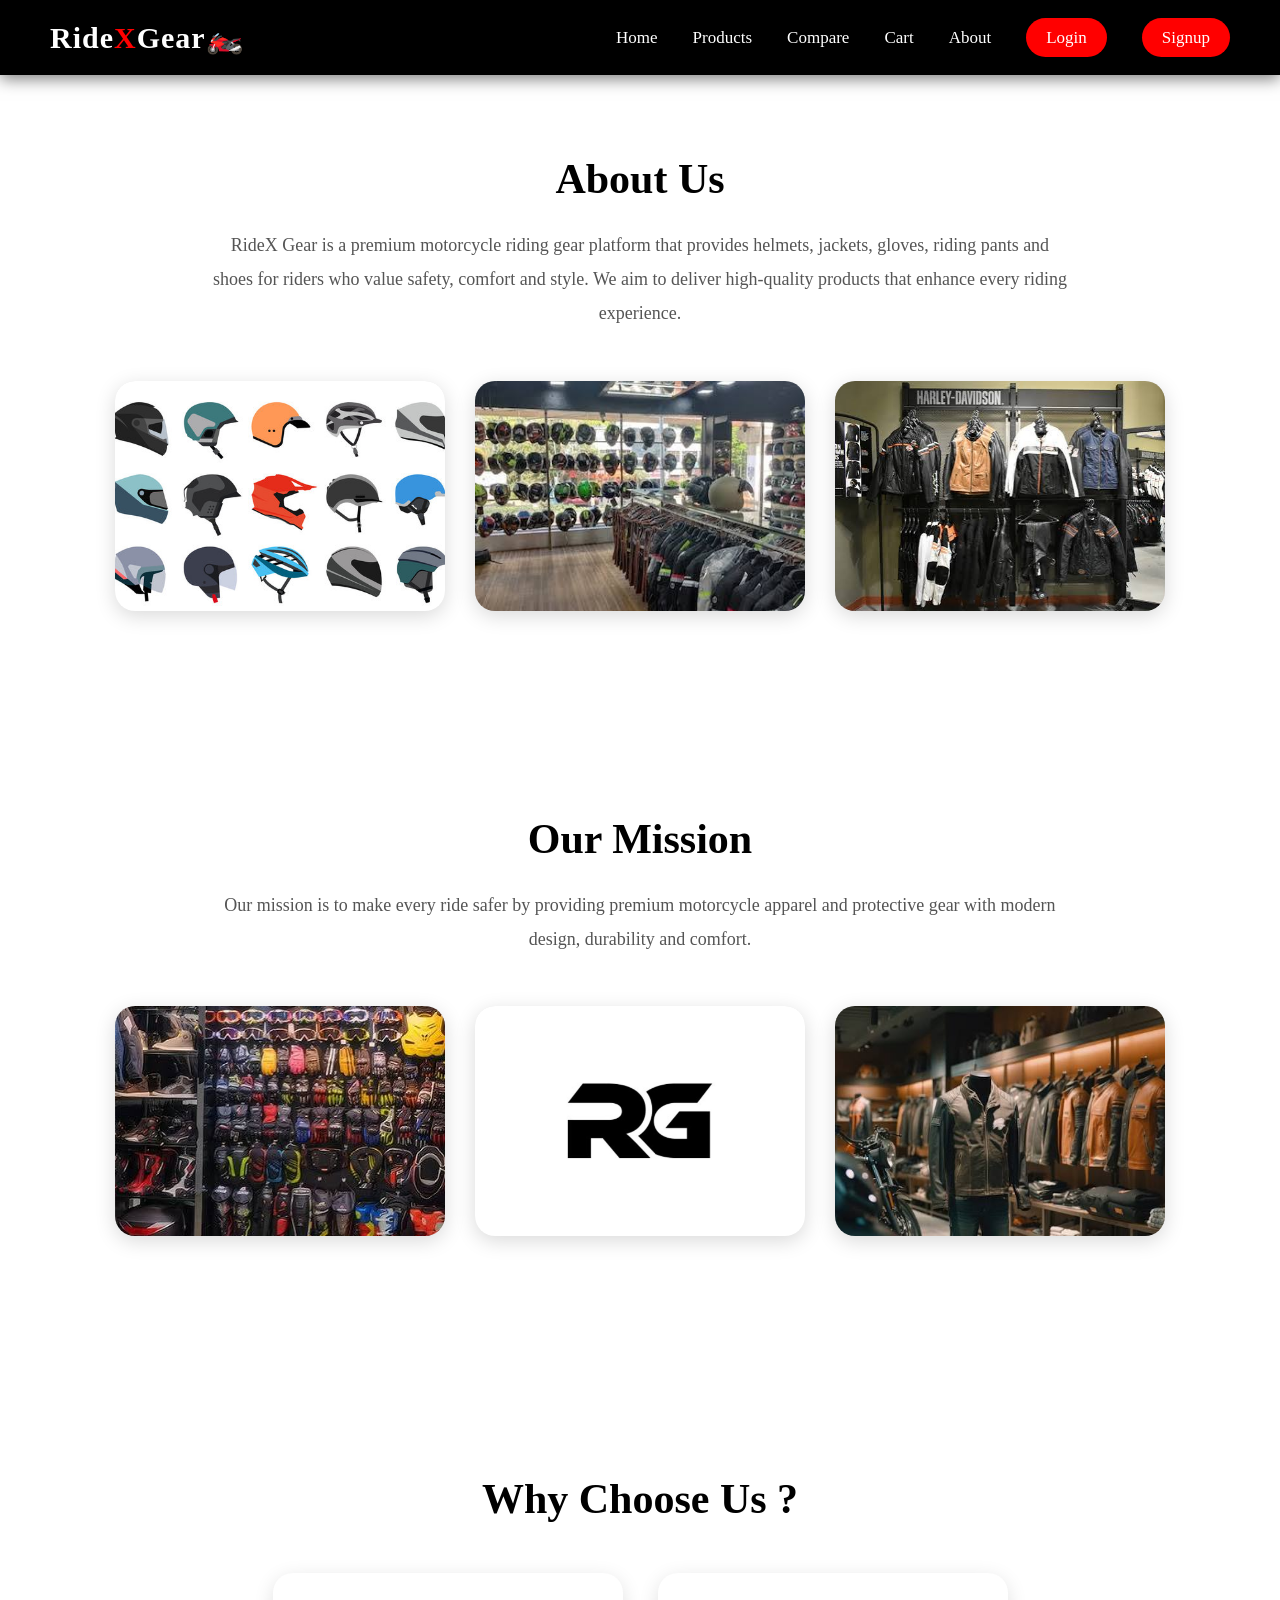
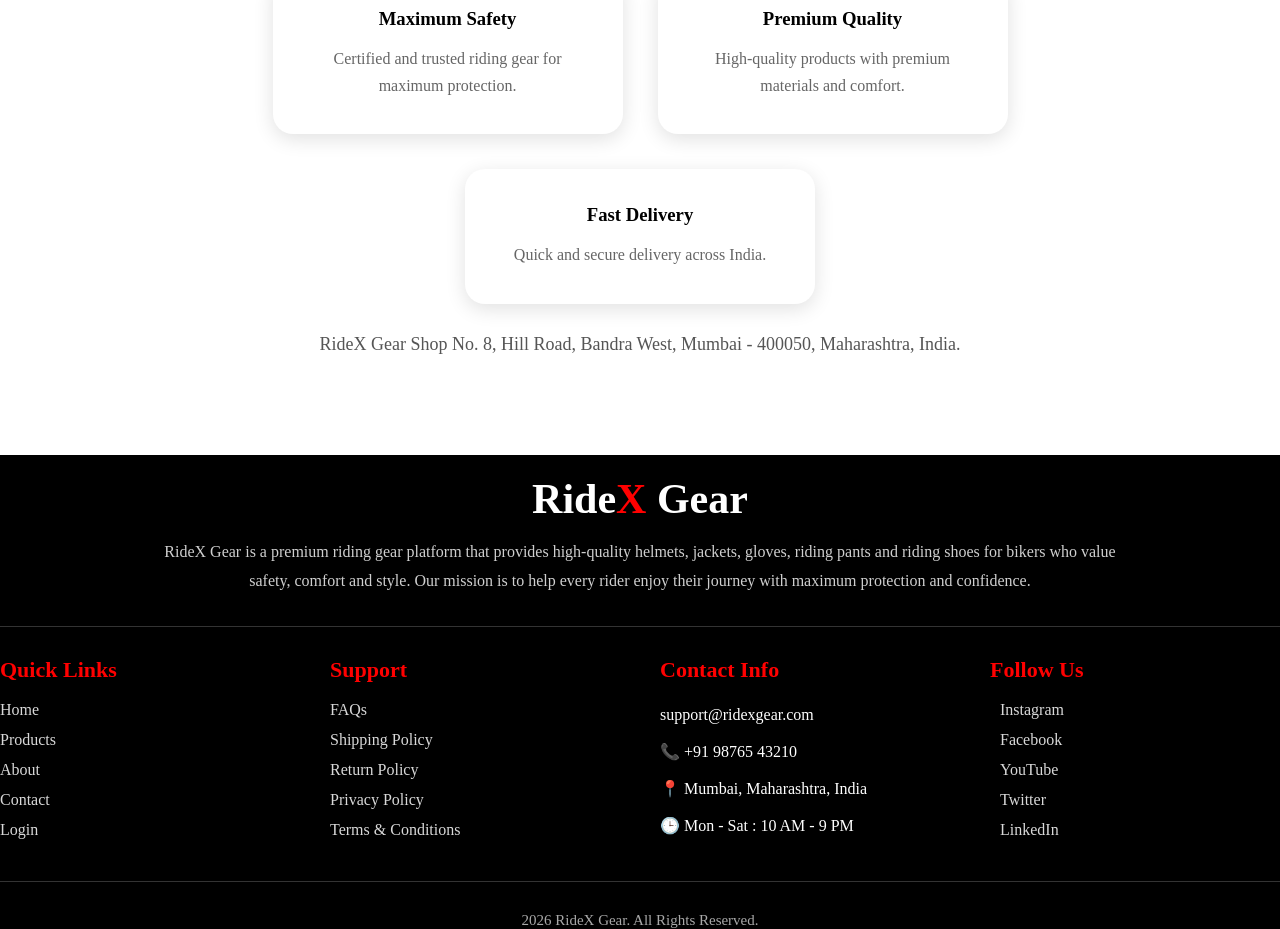
<file: Web pages/about.html>
﻿<!doctype html>
<html lang="en">
  <head>
    <meta charset="UTF-8" />
    <meta name="viewport" content="width=device-width, initial-scale=1.0" />
    <title>Document</title>
    <link rel="icon" type="image/x-icon" href="../images/favicon.ico" />
    <style>
      * {
        margin: 0;
      }
      nav {
        background: black;
        padding: 0 50px;
        height: 75px;
        display: flex;
        align-items: center;
        box-shadow: 0px 4px 15px rgba(0, 0, 0, 0.5);
      }

      .c1 {
        width: 100%;
        display: flex;
        justify-content: space-between;
        align-items: center;
      }

      /* LOGO */

      .logo h2 {
        color: white;
        font-size: 30px;
        letter-spacing: 1px;
        cursor: pointer;
      }

      .logo span {
        color: red;
      }

      /* NAV LINKS */

      #navMenu {
        display: flex;
        list-style: none;
        align-items: center;
      }

      #navMenu li {
        margin-left: 35px;
        position: relative;
      }

      .dropdown {
        position: relative;
      }

      #navMenu li a {
        text-decoration: none;
        color: white;
        font-size: 17px;
        font-weight: 500;
        transition: 0.3s;
      }

      #navMenu li a:hover {
        color: red;
      }

      /* SIGNUP BUTTON */

      .signup-btn a {
        background: red;
        padding: 10px 20px;
        border-radius: 25px;
        color: white !important;
        transition: 0.3s;
      }

      .signup-btn a:hover {
        background: white;
        color: red !important;
      }

      /* DROPDOWN */

      .dropdown-content {
        display: none;
        position: absolute;
        top: 100%;
        left: 0;
        background: #111;
        min-width: 220px;
        border-radius: 12px;
        overflow: hidden;
        box-shadow: 0 8px 20px rgba(0, 0, 0, 0.5);
        z-index: 999;
      }

      .dropdown-content a {
        display: block;
        padding: 14px 20px;
        color: white !important;
        border-bottom: 1px solid #222;
      }

      .dropdown-content a:hover {
        background: red;
        color: white !important;
      }

      .dropdown:hover .dropdown-content {
        display: block;
      }

      /* MOBILE */

      .menu-btn {
        display: none;
        background: none;
        border: none;
        color: white;
        font-size: 28px;
        cursor: pointer;
      }

      @media (max-width: 850px) {
        .menu-btn {
          display: block;
        }

        #navMenu {
          display: none;
          flex-direction: column;
          position: absolute;
          top: 75px;
          right: 20px;
          width: 280px;
          background: black;
          padding: 20px;
          border-radius: 15px;
          box-shadow: 0px 8px 25px rgba(0, 0, 0, 0.5);
        }

        #navMenu.show {
          display: flex;
        }

        #navMenu li {
          margin: 15px 0;
        }

        .dropdown-content {
          display: none;
          position: relative;
          top: 100%;
          left: 0;
          margin-top: 0;
        }

        .dropdown:hover .dropdown-content {
          display: block;
        }
      }
      section {
        height: 500px;

        background-size: cover;
        background-position: center;
      }
      .about-section,
      .mission-section,
      .why-section {
        padding: 80px 8%;
        text-align: center;
      }

      .about-section h2,
      .mission-section h2,
      .why-section h2 {
        font-size: 42px;
        margin-bottom: 25px;
      }

      .about-section p,
      .mission-section p {
        width: 80%;
        margin: auto;
        line-height: 1.9;
        color: #555;
        font-size: 18px;
      }

      /* IMAGE SECTION */

      .image-row {
        display: flex;
        justify-content: center;
        gap: 30px;
        flex-wrap: wrap;
        margin-top: 50px;
      }

      .img-box {
        width: 330px;
        height: 230px;
        background: #e5e5e5;
        border-radius: 20px;
        overflow: hidden;
        box-shadow: 0px 5px 20px rgba(0, 0, 0, 0.15);
      }

      .img-box img {
        width: 100%;
        height: 100%;
        object-fit: cover;
      }

      /* CARDS */

      .cards {
        display: flex;
        justify-content: center;
        gap: 35px;
        flex-wrap: wrap;
        margin-top: 50px;
      }

      .card {
        width: 280px;
        background: white;
        padding: 35px;
        border-radius: 20px;
        box-shadow: 0px 5px 20px rgba(0, 0, 0, 0.12);
        transition: 0.3s;
      }

      .card:hover {
        transform: translateY(-10px);
      }

      .card i {
        font-size: 45px;
        color: red;
        margin-bottom: 20px;
      }

      .card h3 {
        margin-bottom: 15px;
      }

      .card p {
        color: #666;
        line-height: 1.7;
      }

      /* MOBILE */

      @media (max-width: 768px) {
        .about-section p,
        .mission-section p {
          width: 100%;
        }
      }

      ---------------------------- .footer {
        background-color: #000;
        color: white;
        padding: 50px 8% 20px;
        margin-top: 50px;
      }

      .footer-top {
        text-align: center;
        margin-bottom: 30px;
      }

      .footer-top h2 {
        padding-top: 20px;
        color: white;
        font-size: 42px;
        margin-bottom: 15px;
      }

      .footer-top span {
        color: red;
      }

      .footer-top p {
        width: 75%;
        margin: auto;
        color: #cfcfcf;
        line-height: 1.8;
        font-size: 16px;
      }

      .footer hr {
        border: none;
        border-top: 1px solid #333;
        margin: 30px 0;
      }

      .footer-container {
        display: flex;
        justify-content: space-between;
        flex-wrap: wrap;
        gap: 40px;
      }

      .footer-box {
        flex: 1;
        min-width: 220px;
      }

      .footer-box h3 {
        color: red;
        margin-bottom: 18px;
        font-size: 22px;
      }

      .footer-box p {
        color: white;
        margin-bottom: 10px;
        line-height: 1.7;
      }

      .footer-box a {
        display: block;
        text-decoration: none;
        color: #d8d8d8;
        margin-bottom: 12px;
        transition: 0.3s;
      }

      .footer-box a:hover {
        color: red;
        padding-left: 5px;
      }

      .footer-box i {
        color: red;
        margin-right: 10px;
      }

      .footer-bottom {
        text-align: center;
      }

      .footer-bottom p {
        color: #a8a8a8;
        font-size: 15px;
      }

      /* Mobile */

      @media (max-width: 850px) {
        .footer-top p {
          width: 100%;
        }

        .footer-container {
          flex-direction: column;
          text-align: center;
        }
      }
      .div1 {
        background-color: #000;
      }
    </style>
  </head>
  <body>
    <header>
      <nav>
        <div class="c1">
          <div class="logo">
            <h2>Ride<span>X</span>Gear🏍️</h2>
          </div>

          <button class="menu-btn" onclick="toggleMenu()">
            <i id="menuIcon" class="fa-solid fa-bars"></i>
          </button>

          <ul id="navMenu">
            <li><a href="index.html">Home</a></li>

            <li class="dropdown">
              <a href="#" onclick="return false;">
                Products
                <i class="fa-solid fa-caret-down"></i>
              </a>

              <div class="dropdown-content">
                <a href="helmet.html">Helmets</a>
                <a href="jacket.html">Riding Jackets</a>
                <a href="pants.html">Riding Pants</a>
                <a href="gloves.html">Hand Gloves</a>
                <a href="shoes.html">Riding Shoes</a>
              </div>
            </li>
            <li><a href="products.html">Compare</a></li>

            <li><a href="cart.html">Cart</a></li>

            <li><a href="about.html">About</a></li>

            <li class="signup-btn"><a href="login.html">Login</a></li>

            <li class="signup-btn">
              <a href="signup.html">Signup</a>
            </li>
          </ul>
        </div>
      </nav>
    </header>

    <section class="about-section">
      <h2>About Us</h2>

      <p>
        RideX Gear is a premium motorcycle riding gear platform that provides
        helmets, jackets, gloves, riding pants and shoes for riders who value
        safety, comfort and style. We aim to deliver high-quality products that
        enhance every riding experience.
      </p>

      <div class="image-row">
        <div class="img-box">
          <img src="../images/helmetoverall.jpg" alt="" />
        </div>

        <div class="img-box">
          <img src="../images/jacketNhelmet overall.jpeg" alt="" />
        </div>

        <div class="img-box">
          <img src="../images/jacketoverall.jpeg" alt="" />
        </div>
      </div>
    </section>

    <section class="mission-section">
      <h2>Our Mission</h2>

      <p>
        Our mission is to make every ride safer by providing premium motorcycle
        apparel and protective gear with modern design, durability and comfort.
      </p>

      <div class="image-row">
        <div class="img-box">
          <img src="../images/overall2.jpeg" alt="" />
        </div>

        <div class="img-box">
          <img src="../images/RGlogo.jpg" alt="" />
        </div>

        <div class="img-box">
          <img src="../images/overallimg1.jpeg" alt="" />
        </div>
      </div>
    </section>

    <section class="why-section">
      <h2>Why Choose Us ?</h2>

      <div class="cards">
        <div class="card">
          <i class="fa-solid fa-shield-halved"></i>

          <h3>Maximum Safety</h3>

          <p>Certified and trusted riding gear for maximum protection.</p>
        </div>

        <div class="card">
          <i class="fa-solid fa-star"></i>

          <h3>Premium Quality</h3>

          <p>High-quality products with premium materials and comfort.</p>
        </div>

        <div class="card">
          <i class="fa-solid fa-truck"></i>

          <h3>Fast Delivery</h3>

          <p>Quick and secure delivery across India.</p>
        </div>
      </div>
      <p style="margin-top: 30px; font-size: 18px; color: #555;">
        RideX Gear Shop No. 8, Hill Road, Bandra West, Mumbai - 400050,
        Maharashtra, India.
      </p>
    </section>

    <div class="div1">
      <footer class="footer">
        <!-- Project Name & Description -->
        <div class="footer-top">
          <h2>Ride<span>X</span> Gear</h2>

          <p>
            RideX Gear is a premium riding gear platform that provides
            high-quality helmets, jackets, gloves, riding pants and riding shoes
            for bikers who value safety, comfort and style. Our mission is to
            help every rider enjoy their journey with maximum protection and
            confidence.
          </p>
        </div>

        <hr />

        <!-- Footer Content -->
        <div class="footer-container">
          <div class="footer-box">
            <h3>Quick Links</h3>

            <a href="index.html">Home</a>
            <a href="products.html">Products</a>
            <a href="about.html">About</a>
            <a href="contact.html">Contact</a>
            <a href="login.html">Login</a>
          </div>

          <div class="footer-box">
            <h3>Support</h3>

            <a href="#">FAQs</a>
            <a href="#">Shipping Policy</a>
            <a href="#">Return Policy</a>
            <a href="#">Privacy Policy</a>
            <a href="#">Terms & Conditions</a>
          </div>

          <div class="footer-box">
            <h3>Contact Info</h3>

            <p>support@ridexgear.com</p>
            <p>📞 +91 98765 43210</p>
            <p>📍 Mumbai, Maharashtra, India</p>
            <p>🕒 Mon - Sat : 10 AM - 9 PM</p>
          </div>

          <div class="footer-box">
            <h3>Follow Us</h3>

            <a href="#">
              <i class="fa-brands fa-instagram"></i>
              Instagram
            </a>

            <a href="#">
              <i class="fa-brands fa-facebook"></i>
              Facebook
            </a>

            <a href="#">
              <i class="fa-brands fa-youtube"></i>
              YouTube
            </a>

            <a href="#">
              <i class="fa-brands fa-x-twitter"></i>
              Twitter
            </a>

            <a href="#">
              <i class="fa-brands fa-linkedin"></i>
              LinkedIn
            </a>
          </div>
        </div>

        <hr />

        <!-- Copyright -->
        <div class="footer-bottom">
          <p>2026 RideX Gear. All Rights Reserved.</p>
        </div>
      </footer>
    </div>

    <script>
      function toggleMenu() {
        let menu = document.getElementById("navMenu");
        let icon = document.getElementById("menuIcon");

        menu.classList.toggle("show");

        if (menu.classList.contains("show")) {
          icon.classList.remove("fa-bars");
          icon.classList.add("fa-xmark");
        } else {
          icon.classList.remove("fa-xmark");
          icon.classList.add("fa-bars");
        }
      }
    </script>
  </body>
</html>
</file>
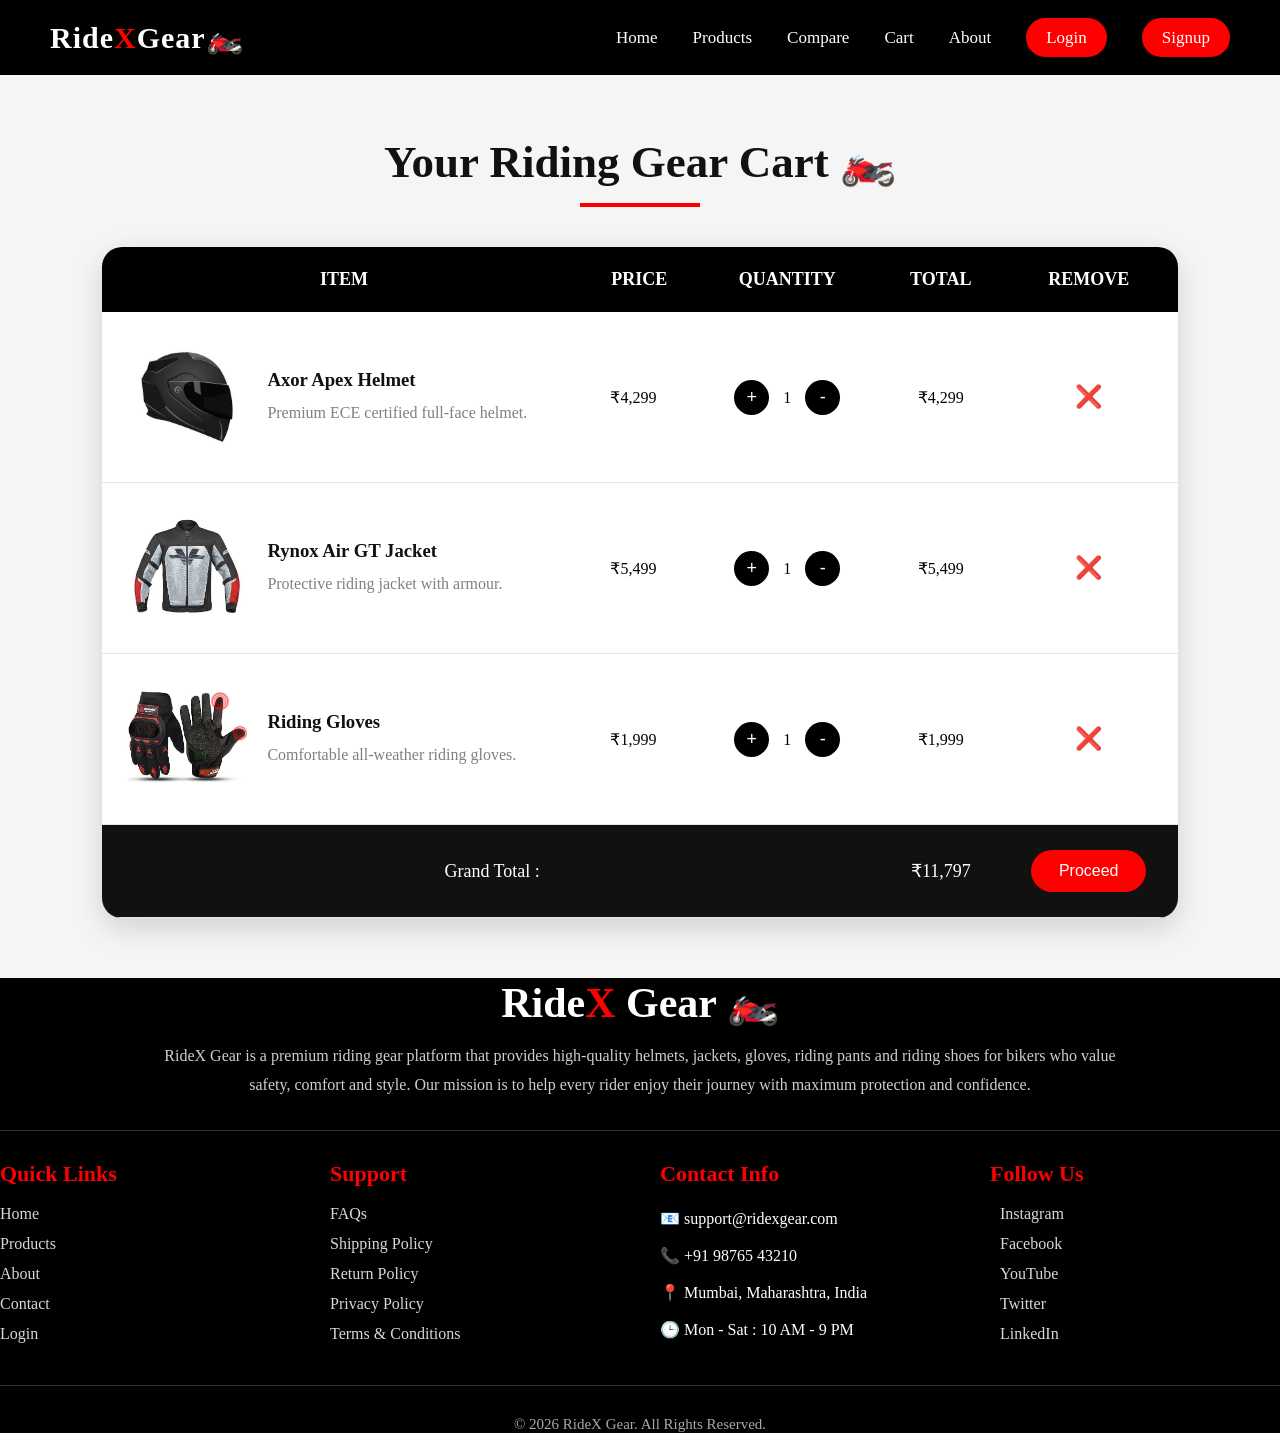
<file: Web pages/cart.html>
﻿<!doctype html>
<html lang="en">
  <head>
    <meta charset="UTF-8" />
    <meta name="viewport" content="width=device-width, initial-scale=1.0" />
    <title>Document</title>
    <link rel="icon" type="image/x-icon" href="../images/favicon.ico" />
    <style>
      * {
        margin: 0;
      }
      nav {
        background: black;
        padding: 0 50px;
        height: 75px;
        display: flex;
        align-items: center;
        box-shadow: 0px 4px 15px rgba(0, 0, 0, 0.5);
      }

      .c1 {
        width: 100%;
        display: flex;
        justify-content: space-between;
        align-items: center;
      }

      /* LOGO */

      .logo h2 {
        color: white;
        font-size: 30px;
        letter-spacing: 1px;
        cursor: pointer;
      }

      .logo span {
        color: red;
      }

      /* NAV LINKS */

      #navMenu {
        display: flex;
        list-style: none;
        align-items: center;
      }

      #navMenu li {
        margin-left: 35px;
        position: relative;
      }

      .dropdown {
        position: relative;
      }

      #navMenu li a {
        text-decoration: none;
        color: white;
        font-size: 17px;
        font-weight: 500;
        transition: 0.3s;
      }

      #navMenu li a:hover {
        color: red;
      }

      /* SIGNUP BUTTON */

      .signup-btn a {
        background: red;
        padding: 10px 20px;
        border-radius: 25px;
        color: white !important;
        transition: 0.3s;
      }

      .signup-btn a:hover {
        background: white;
        color: red !important;
      }

      /* DROPDOWN */

      .dropdown-content {
        display: none;
        position: absolute;
        top: 100%;
        left: 0;
        background: #111;
        min-width: 220px;
        border-radius: 12px;
        overflow: hidden;
        box-shadow: 0 8px 20px rgba(0, 0, 0, 0.5);
        z-index: 999;
      }

      .dropdown-content a {
        display: block;
        padding: 14px 20px;
        color: white !important;
        border-bottom: 1px solid #222;
      }

      .dropdown-content a:hover {
        background: red;
        color: white !important;
      }

      .dropdown:hover .dropdown-content {
        display: block;
      }

      /* MOBILE */

      .menu-btn {
        display: none;
        background: none;
        border: none;
        color: white;
        font-size: 28px;
        cursor: pointer;
      }

      @media (max-width: 850px) {
        .menu-btn {
          display: block;
        }

        #navMenu {
          display: none;
          flex-direction: column;
          position: absolute;
          top: 75px;
          right: 20px;
          width: 280px;
          background: black;
          padding: 20px;
          border-radius: 15px;
          box-shadow: 0px 8px 25px rgba(0, 0, 0, 0.5);
        }

        #navMenu.show {
          display: flex;
        }

        #navMenu li {
          margin: 15px 0;
        }

        .dropdown-content {
          display: none;
          position: relative;
          top: 100%;
          left: 0;
          margin-top: 0;
        }

        .dropdown:hover .dropdown-content {
          display: block;
        }
      }

      .cart-heading {
        text-align: center;
        font-size: 45px;
        margin-bottom: 40px;
        color: #111;
      }

      .cart-heading::after {
        content: "";
        display: block;
        width: 120px;
        height: 4px;
        background: red;
        margin: 15px auto;
      }
      .section1 {
        padding: 60px 8%;
        background: #f5f5f5;
      }

      table {
        width: 100%;
        border-collapse: collapse;
        background: white;
        border-radius: 20px;
        overflow: hidden;
        box-shadow: 0px 10px 30px rgba(0, 0, 0, 0.15);
      }

      .first1 {
        background: black;
        color: white;
      }

      th {
        padding: 22px;
        font-size: 18px;
      }

      td {
        padding: 25px;
        border-bottom: 1px solid #e5e5e5;
      }

      .itemdiv {
        display: flex;
        align-items: center;
        gap: 20px;
      }

      .itemdiv img {
        width: 120px;
        height: 120px;
        background: #ececec;
        border-radius: 15px;
        object-fit: cover;
      }

      .itemsett h3 {
        color: #111;
        margin-bottom: 10px;
      }

      .itemsett p {
        color: gray;
        line-height: 1.5;
      }

      .quantity {
        width: 35px;
        height: 35px;
        border: none;
        background: black;
        color: white;
        border-radius: 50%;
        cursor: pointer;
        margin: 0 10px;
        font-size: 18px;
        transition: 0.3s;
      }

      .quantity:hover {
        background: red;
      }

      .remove {
        border: none;
        background: none;
        font-size: 22px;
        cursor: pointer;
      }

      .grand {
        background: #111;
        color: white;
        font-size: 18px;
      }

      .checkout-btn {
        padding: 12px 28px;
        border: none;
        border-radius: 30px;
        background: red;
        color: white;
        cursor: pointer;
        font-size: 16px;
        transition: 0.3s;
      }

      .checkout-btn:hover {
        background: white;
        color: red;
      }
      ---------------------------- .footer {
        background-color: #000;
        color: white;
        padding: 50px 8% 20px;
        margin-top: 50px;
      }

      .footer-top {
        text-align: center;
        margin-bottom: 30px;
      }

      .footer-top h2 {
        color: white;
        font-size: 42px;
        margin-bottom: 15px;
      }

      .footer-top span {
        color: red;
      }

      .footer-top p {
        width: 75%;
        margin: auto;
        color: #cfcfcf;
        line-height: 1.8;
        font-size: 16px;
      }

      .footer hr {
        border: none;
        border-top: 1px solid #333;
        margin: 30px 0;
      }

      .footer-container {
        display: flex;
        justify-content: space-between;
        flex-wrap: wrap;
        gap: 40px;
      }

      .footer-box {
        flex: 1;
        min-width: 220px;
      }

      .footer-box h3 {
        color: red;
        margin-bottom: 18px;
        font-size: 22px;
      }

      .footer-box p {
        color: white;
        margin-bottom: 10px;
        line-height: 1.7;
      }

      .footer-box a {
        display: block;
        text-decoration: none;
        color: #d8d8d8;
        margin-bottom: 12px;
        transition: 0.3s;
      }

      .footer-box a:hover {
        color: red;
        padding-left: 5px;
      }

      .footer-box i {
        color: red;
        margin-right: 10px;
      }

      .footer-bottom {
        text-align: center;
      }

      .footer-bottom p {
        color: #a8a8a8;
        font-size: 15px;
      }

      /* Mobile */

      @media (max-width: 850px) {
        .footer-top p {
          width: 100%;
        }

        .footer-container {
          flex-direction: column;
          text-align: center;
        }
      }
      .div1 {
        background-color: #000;
      }
    </style>
  </head>
  <body>
    <header>
      <nav>
        <div class="c1">
          <div class="logo">
            <h2>Ride<span>X</span>Gear🏍️</h2>
          </div>

          <button class="menu-btn" onclick="toggleMenu()">
            <i id="menuIcon" class="fa-solid fa-bars"></i>
          </button>

          <ul id="navMenu">
            <li><a href="index.html">Home</a></li>

            <li class="dropdown">
              <a href="#" onclick="return false;">
                Products
                <i class="fa-solid fa-caret-down"></i>
              </a>

              <div class="dropdown-content">
                <a href="helmet.html">Helmets</a>
                <a href="jacket.html">Riding Jackets</a>
                <a href="pants.html">Riding Pants</a>
                <a href="gloves.html">Hand Gloves</a>
                <a href="shoes.html">Riding Shoes</a>
              </div>
            </li>
            <li><a href="products.html">Compare</a></li>

            <li><a href="cart.html">Cart</a></li>

            <li><a href="about.html">About</a></li>

            <li class="signup-btn"><a href="login.html">Login</a></li>

            <li class="signup-btn">
              <a href="signup.html">Signup</a>
            </li>
          </ul>
        </div>
      </nav>
    </header>

    <section class="section1">
      <h1 class="cart-heading">Your Riding Gear Cart 🏍️</h1>

      <table>
        <tr class="first1">
          <th>ITEM</th>
          <th>PRICE</th>
          <th>QUANTITY</th>
          <th>TOTAL</th>
          <th>REMOVE</th>
        </tr>

        <tr class="space">
          <td>
            <div class="itemdiv">
              <img src="../images/helmet3.jpeg" alt="Helmet" />

              <div class="itemsett">
                <h3>Axor Apex Helmet</h3>

                <p>Premium ECE certified full-face helmet.</p>
              </div>
            </div>
          </td>

          <td>₹4,299</td>

          <td align="center">
            <button class="quantity">+</button>

            1

            <button class="quantity">-</button>
          </td>

          <td align="center">₹4,299</td>

          <td align="center">
            <button class="remove">❌</button>
          </td>
        </tr>

        <tr class="space">
          <td>
            <div class="itemdiv">
              <img src="../images/jacket3.jpeg" alt="Jacket" />

              <div class="itemsett">
                <h3>Rynox Air GT Jacket</h3>

                <p>Protective riding jacket with armour.</p>
              </div>
            </div>
          </td>

          <td>₹5,499</td>

          <td align="center">
            <button class="quantity">+</button>

            1

            <button class="quantity">-</button>
          </td>

          <td align="center">₹5,499</td>

          <td align="center">
            <button class="remove">❌</button>
          </td>
        </tr>

        <tr class="space">
          <td>
            <div class="itemdiv">
              <img src="../images/gloves3.jpeg" alt="Gloves" />

              <div class="itemsett">
                <h3>Riding Gloves</h3>

                <p>Comfortable all-weather riding gloves.</p>
              </div>
            </div>
          </td>

          <td>₹1,999</td>

          <td align="center">
            <button class="quantity">+</button>

            1

            <button class="quantity">-</button>
          </td>

          <td align="center">₹1,999</td>

          <td align="center">
            <button class="remove">❌</button>
          </td>
        </tr>

        <tr class="grand">
          <td colspan="3" align="center">Grand Total :</td>

          <td align="center">₹11,797</td>

          <td align="center">
            <button class="checkout-btn">Proceed</button>
          </td>
        </tr>
      </table>
    </section>

    <div class="div1">
      <footer class="footer">
        <!-- Project Name & Description -->
        <div class="footer-top">
          <h2>Ride<span>X</span> Gear 🏍️</h2>

          <p>
            RideX Gear is a premium riding gear platform that provides
            high-quality helmets, jackets, gloves, riding pants and riding shoes
            for bikers who value safety, comfort and style. Our mission is to
            help every rider enjoy their journey with maximum protection and
            confidence.
          </p>
        </div>

        <hr />

        <!-- Footer Content -->
        <div class="footer-container">
          <div class="footer-box">
            <h3>Quick Links</h3>

            <a href="index.html">Home</a>
            <a href="products.html">Products</a>
            <a href="about.html">About</a>
            <a href="contact.html">Contact</a>
            <a href="login.html">Login</a>
          </div>

          <div class="footer-box">
            <h3>Support</h3>

            <a href="#">FAQs</a>
            <a href="#">Shipping Policy</a>
            <a href="#">Return Policy</a>
            <a href="#">Privacy Policy</a>
            <a href="#">Terms & Conditions</a>
          </div>

          <div class="footer-box">
            <h3>Contact Info</h3>

            <p>📧 support@ridexgear.com</p>
            <p>📞 +91 98765 43210</p>
            <p>📍 Mumbai, Maharashtra, India</p>
            <p>🕒 Mon - Sat : 10 AM - 9 PM</p>
          </div>

          <div class="footer-box">
            <h3>Follow Us</h3>

            <a href="#">
              <i class="fa-brands fa-instagram"></i>
              Instagram
            </a>

            <a href="#">
              <i class="fa-brands fa-facebook"></i>
              Facebook
            </a>

            <a href="#">
              <i class="fa-brands fa-youtube"></i>
              YouTube
            </a>

            <a href="#">
              <i class="fa-brands fa-x-twitter"></i>
              Twitter
            </a>

            <a href="#">
              <i class="fa-brands fa-linkedin"></i>
              LinkedIn
            </a>
          </div>
        </div>

        <hr />

        <!-- Copyright -->
        <div class="footer-bottom">
          <p>© 2026 RideX Gear. All Rights Reserved.</p>
        </div>
      </footer>
    </div>

    <script>
      function toggleMenu() {
        let menu = document.getElementById("navMenu");
        let icon = document.getElementById("menuIcon");

        menu.classList.toggle("show");

        if (menu.classList.contains("show")) {
          icon.classList.remove("fa-bars");
          icon.classList.add("fa-xmark");
        } else {
          icon.classList.remove("fa-xmark");
          icon.classList.add("fa-bars");
        }
      }
    </script>
  </body>
</html>
</file>
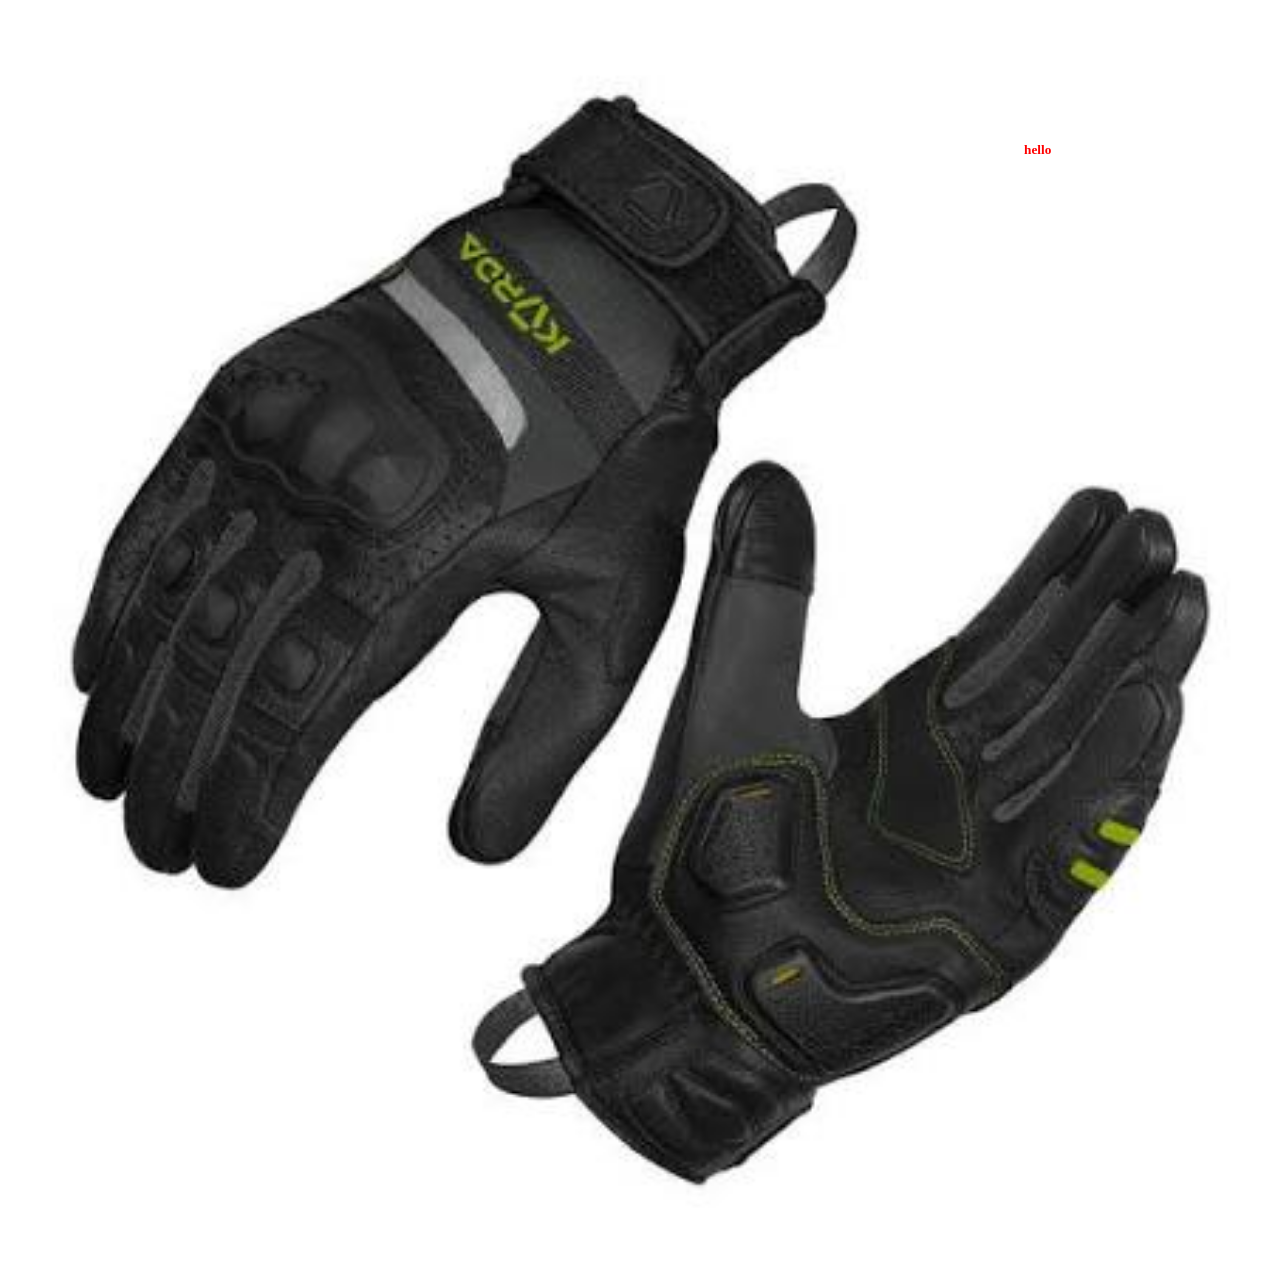
<file: Web pages/demo.html>
<!DOCTYPE html>
<html lang="en">
<head>
    <meta charset="UTF-8">
    <meta name="viewport" content="width=device-width, initial-scale=1.0">
    <title>Document</title>
    <style>
        .container {
            width: 100%;
            height: 100%;

        }
        .container img {
            width: 100%;
            height: 100%;
            z-index: -1;
            position: relative;
        }
        .container h5 {
            color: red;
            z-index: 1;
            position:absolute;
            bottom: 80%;
            left: 80%;
        }

    </style>

</head>
<body>
    <div class="container">
    <img src="../images/gloves2.jpeg" alt="">
    <h5>hello</h5>
    </div>
</body>
</html>
</file>
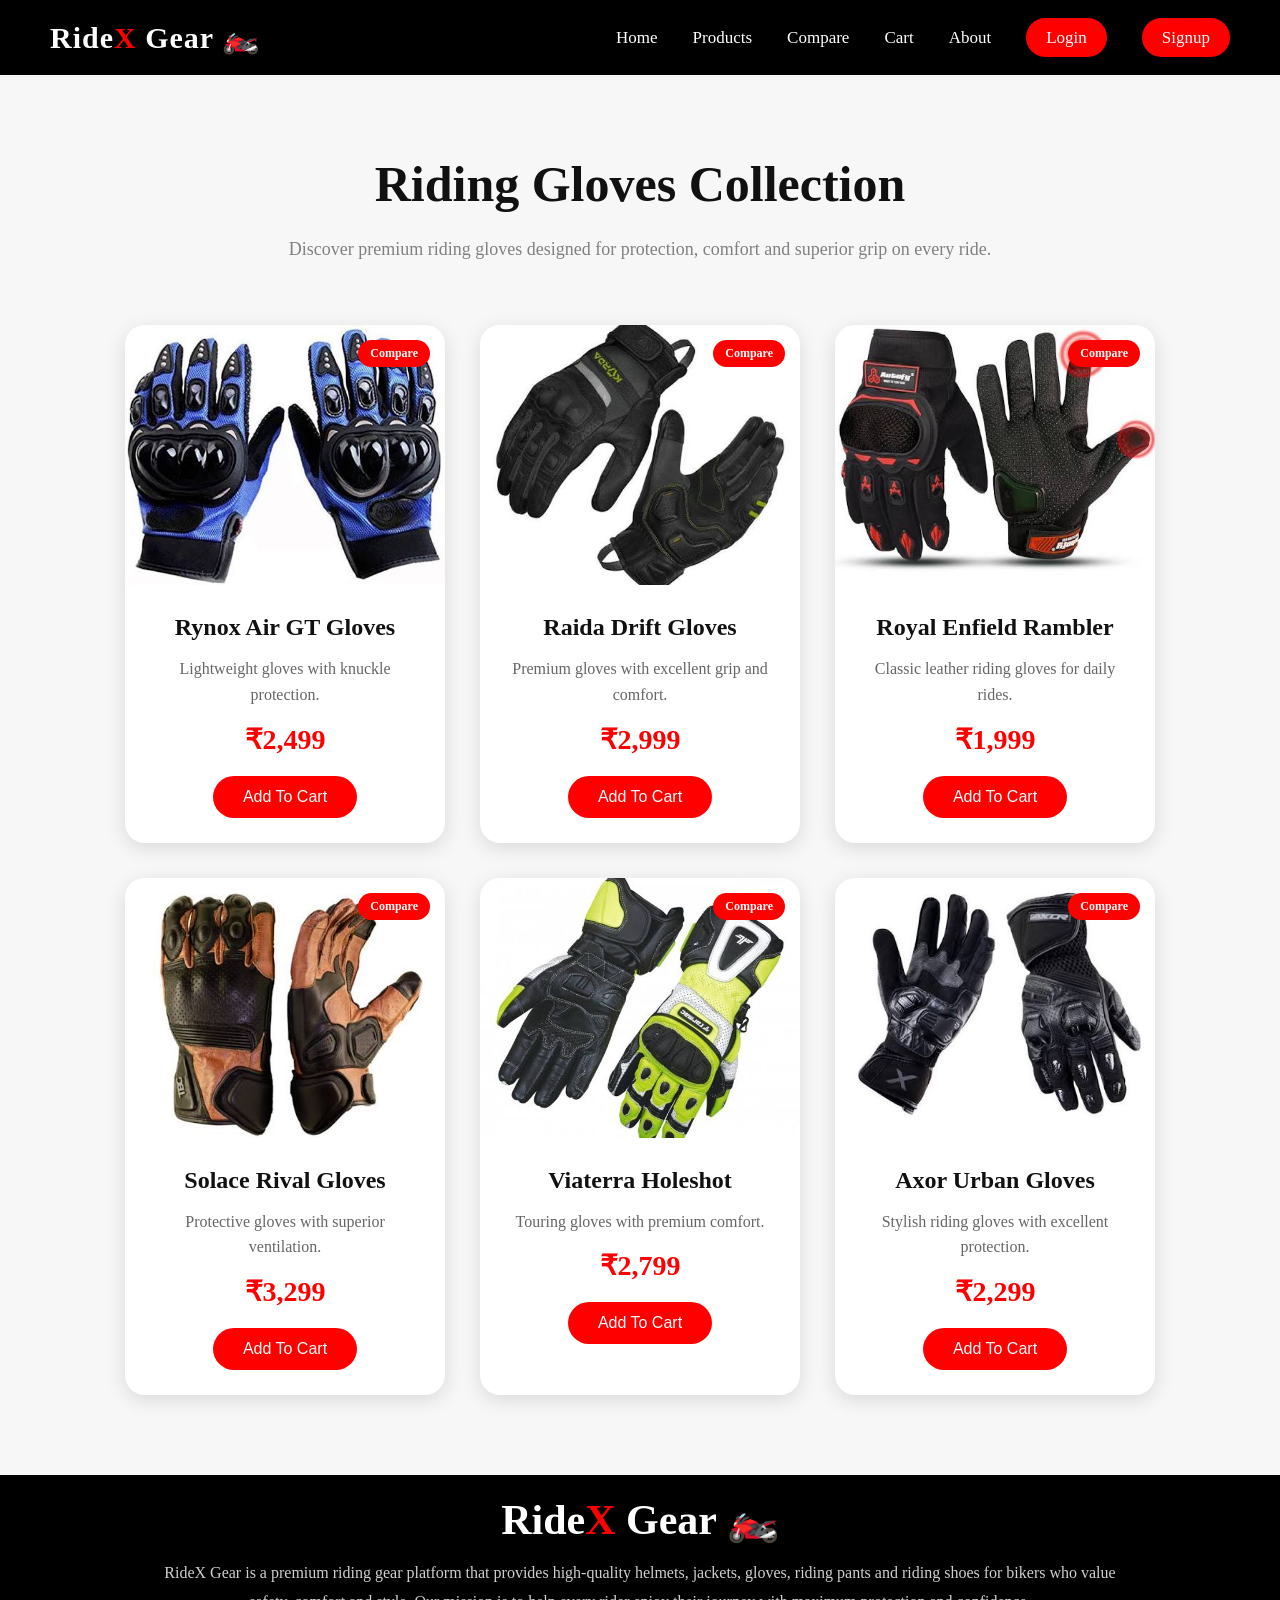
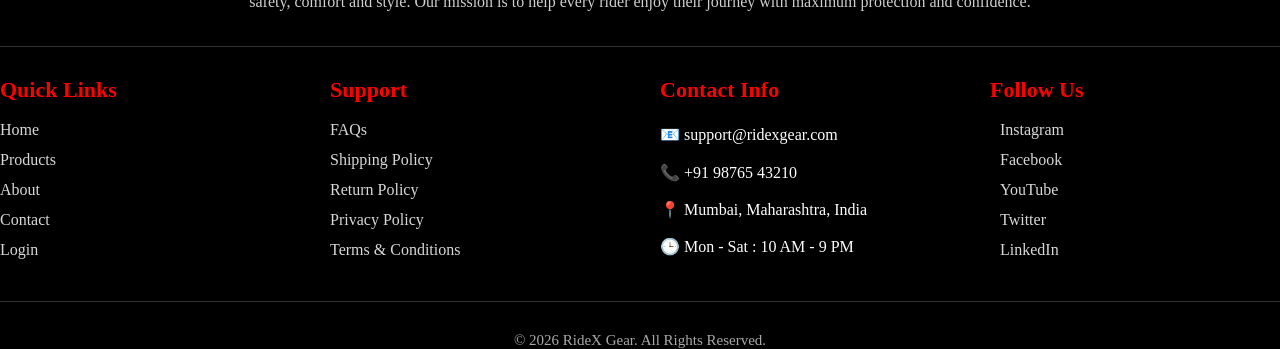
<file: Web pages/gloves.html>
<!doctype html>
<html lang="en">
  <head>
    <meta charset="UTF-8" />
    <meta name="viewport" content="width=device-width, initial-scale=1.0" />
    <title>Document</title>
    <link rel="icon" type="image/x-icon" href="../images/favicon.ico" />
    <style>
      * {
        margin: 0;
      }
      nav {
        background: black;
        padding: 0 50px;
        height: 75px;
        display: flex;
        align-items: center;
        box-shadow: 0px 4px 15px rgba(0, 0, 0, 0.5);
      }

      .c1 {
        width: 100%;
        display: flex;
        justify-content: space-between;
        align-items: center;
      }

      /* LOGO */

      .logo h2 {
        color: white;
        font-size: 30px;
        letter-spacing: 1px;
        cursor: pointer;
      }

      .logo span {
        color: red;
      }

      /* NAV LINKS */

      #navMenu {
        display: flex;
        list-style: none;
        align-items: center;
      }

      #navMenu li {
        margin-left: 35px;
        position: relative;
      }

      .dropdown {
        position: relative;
      }

      #navMenu li a {
        text-decoration: none;
        color: white;
        font-size: 17px;
        font-weight: 500;
        transition: 0.3s;
      }

      #navMenu li a:hover {
        color: red;
      }

      /* SIGNUP BUTTON */

      .signup-btn a {
        background: red;
        padding: 10px 20px;
        border-radius: 25px;
        color: white !important;
        transition: 0.3s;
      }

      .signup-btn a:hover {
        background: white;
        color: red !important;
      }

      /* DROPDOWN */

      .dropdown-content {
        display: none;
        position: absolute;
        top: 100%;
        left: 0;
        background: #111;
        min-width: 220px;
        border-radius: 12px;
        overflow: hidden;
        box-shadow: 0 8px 20px rgba(0, 0, 0, 0.5);
        z-index: 999;
      }

      .dropdown-content a {
        display: block;
        padding: 14px 20px;
        color: white !important;
        border-bottom: 1px solid #222;
      }

      .dropdown-content a:hover {
        background: red;
        color: white !important;
      }

      .dropdown:hover .dropdown-content {
        display: block;
      }

      /* MOBILE */

      .menu-btn {
        display: none;
        background: none;
        border: none;
        color: white;
        font-size: 28px;
        cursor: pointer;
      }

      @media (max-width: 850px) {
        .menu-btn {
          display: block;
        }

        #navMenu {
          display: none;
          flex-direction: column;
          position: absolute;
          top: 75px;
          right: 20px;
          width: 280px;
          background: black;
          padding: 20px;
          border-radius: 15px;
          box-shadow: 0px 8px 25px rgba(0, 0, 0, 0.5);
        }

        #navMenu.show {
          display: flex;
        }

        #navMenu li {
          margin: 15px 0;
        }

        .dropdown-content {
          display: none;
          position: relative;
          top: 100%;
          left: 0;
          margin-top: 0;
        }

        .dropdown:hover .dropdown-content {
          display: block;
        }
      }
      .glove-section {
        padding: 80px 8%;
        background: #f7f7f7;
        text-align: center;
      }

      .glove-section h1 {
        font-size: 50px;
        margin-bottom: 20px;
        color: #111;
      }

      .glove-desc {
        width: 70%;
        margin: auto;
        color: gray;
        font-size: 18px;
        line-height: 1.8;
        margin-bottom: 60px;
      }

      .glove-container {
        display: flex;
        flex-wrap: wrap;
        justify-content: center;
        gap: 35px;
      }

      .glove-card {
        width: 320px;
        background: white;
        border-radius: 20px;
        overflow: hidden;
        padding-bottom: 25px;
        box-shadow: 0px 5px 20px rgba(0, 0, 0, 0.12);
        transition: 0.3s;
        position: relative;
      }
      .compare-btn {
        position: absolute;
        top: 15px;
        right: 15px;

        background: red;
        color: white;
        text-decoration: none;

        padding: 6px 12px;
        border-radius: 20px;

        font-size: 12px;
        font-weight: bold;
      }

      .compare-btn:hover {
        background: black;
      }

      .glove-card:hover {
        transform: translateY(-10px);
      }

      .glove-card img {
        width: 100%;
        height: 260px;
        background: #e5e5e5;
        object-fit: cover;
      }

      .glove-card h3 {
        margin-top: 25px;
        font-size: 24px;
        color: #111;
      }

      .glove-card p {
        padding: 15px 25px;
        color: #666;
        line-height: 1.6;
      }

      .glove-card h2 {
        color: red;
        font-size: 28px;
        margin-bottom: 20px;
      }

      /* ADD TO CART BUTTON */

      .cart-btn {
        border: none;
        background: red;
        color: white;
        padding: 12px 30px;
        border-radius: 30px;
        font-size: 16px;
        cursor: pointer;
        transition: 0.3s;
      }

      .cart-btn:hover {
        background: black;
        color: white;
      }
      ---------------------------- .footer {
        background-color: #000;
        color: white;
        padding: 50px 8% 20px;
        margin-top: 50px;
      }

      .footer-top {
        text-align: center;
        margin-bottom: 30px;
      }

      .footer-top h2 {
        color: white;
        font-size: 42px;
        margin-bottom: 15px;
        padding-top: 20px;
        padding-bottom: px;
      }

      .footer-top span {
        color: red;
      }

      .footer-top p {
        width: 75%;
        margin: auto;
        color: #cfcfcf;
        line-height: 1.8;
        font-size: 16px;
      }

      .footer hr {
        border: none;
        border-top: 1px solid #333;
        margin: 30px 0;
      }

      .footer-container {
        display: flex;
        justify-content: space-between;
        flex-wrap: wrap;
        gap: 40px;
      }

      .footer-box {
        flex: 1;
        min-width: 220px;
      }

      .footer-box h3 {
        color: red;
        margin-bottom: 18px;
        font-size: 22px;
      }

      .footer-box p {
        color: white;
        margin-bottom: 10px;
        line-height: 1.7;
      }

      .footer-box a {
        display: block;
        text-decoration: none;
        color: #d8d8d8;
        margin-bottom: 12px;
        transition: 0.3s;
      }

      .footer-box a:hover {
        color: red;
        padding-left: 5px;
      }

      .footer-box i {
        color: red;
        margin-right: 10px;
      }

      .footer-bottom {
        text-align: center;
      }

      .footer-bottom p {
        color: #a8a8a8;
        font-size: 15px;
      }

      /* Mobile */

      @media (max-width: 850px) {
        .footer-top p {
          width: 100%;
        }

        .footer-container {
          flex-direction: column;
          text-align: center;
        }
      }
      .div1 {
        background-color: #000;
      }
    </style>
  </head>
  <body>
    <header>
      <nav>
        <div class="c1">
          <div class="logo">
            <h2>Ride<span>X</span> Gear 🏍️</h2>
          </div>

          <button class="menu-btn" onclick="toggleMenu()">
            <i id="menuIcon" class="fa-solid fa-bars"></i>
          </button>

          <ul id="navMenu">
            <li><a href="index.html">Home</a></li>

            <li class="dropdown">
              <a href="#" onclick="return false;">
                Products
                <i class="fa-solid fa-caret-down"></i>
              </a>

              <div class="dropdown-content">
                <a href="helmet.html">Helmets</a>
                <a href="jacket.html">Riding Jackets</a>
                <a href="pants.html">Riding Pants</a>
                <a href="gloves.html">Hand Gloves</a>
                <a href="shoes.html">Riding Shoes</a>
              </div>
            </li>
            <li><a href="products.html">Compare</a></li>

            <li><a href="cart.html">Cart</a></li>

            <li><a href="about.html">About</a></li>

            <li class="signup-btn"><a href="login.html">Login</a></li>

            <li class="signup-btn">
              <a href="signup.html">Signup</a>
            </li>
          </ul>
        </div>
      </nav>
    </header>
    <section>
      <section class="glove-section">
        <h1>Riding Gloves Collection</h1>

        <p class="glove-desc">
          Discover premium riding gloves designed for protection, comfort and
          superior grip on every ride.
        </p>

        <div class="glove-container">
          <div class="glove-card">
            <img src="../images/gloves1.jpeg" alt="" />
            <a href="products.html" class="compare-btn">Compare</a>
            <h3>Rynox Air GT Gloves</h3>
            <p>Lightweight gloves with knuckle protection.</p>
            <h2>₹2,499</h2>
            <a href="cart.html"><button class="cart-btn">Add To Cart</button></a>
          </div>

          <div class="glove-card">
            <img src="../images/gloves2.jpeg" alt="" />
            <a href="products.html" class="compare-btn">Compare</a>
            <h3>Raida Drift Gloves</h3>
            <p>Premium gloves with excellent grip and comfort.</p>
            <h2>₹2,999</h2>
            <a href="cart.html"><button class="cart-btn">Add To Cart</button></a>
          </div>

          <div class="glove-card">
            <img src="../images/gloves3.jpeg" alt="" />
            <a href="products.html" class="compare-btn">Compare</a>
            <h3>Royal Enfield Rambler</h3>
            <p>Classic leather riding gloves for daily rides.</p>
            <h2>₹1,999</h2>
            <a href="cart.html"><button class="cart-btn">Add To Cart</button></a>
          </div>

          <div class="glove-card">
            <img src="../images/gloves4.jpeg" alt="" />
            <a href="products.html" class="compare-btn">Compare</a>
            <h3>Solace Rival Gloves</h3>
            <p>Protective gloves with superior ventilation.</p>
            <h2>₹3,299</h2>
            <a href="cart.html"><button class="cart-btn">Add To Cart</button></a>
          </div>

          <div class="glove-card">
            <img src="../images/gloves5.jpeg" alt="" />
            <a href="products.html" class="compare-btn">Compare</a>
            <h3>Viaterra Holeshot</h3>
            <p>Touring gloves with premium comfort.</p>
            <h2>₹2,799</h2>
            <a href="cart.html"><button class="cart-btn">Add To Cart</button></a>
          </div>

          <div class="glove-card">
            <img src="../images/gloves6.jpeg" alt="" />
            <a href="products.html" class="compare-btn">Compare</a>
            <h3>Axor Urban Gloves</h3>
            <p>Stylish riding gloves with excellent protection.</p>
            <h2>₹2,299</h2>
            <a href="cart.html"><button class="cart-btn">Add To Cart</button></a>
          </div>
        </div>
      </section>
    </section>

    <div class="div1">
      <footer class="footer">
        <!-- Project Name & Description -->
        <div class="footer-top">
          <h2>Ride<span>X</span> Gear 🏍️</h2>

          <p>
            RideX Gear is a premium riding gear platform that provides
            high-quality helmets, jackets, gloves, riding pants and riding shoes
            for bikers who value safety, comfort and style. Our mission is to
            help every rider enjoy their journey with maximum protection and
            confidence.
          </p>
        </div>

        <hr />

        <!-- Footer Content -->
        <div class="footer-container">
          <div class="footer-box">
            <h3>Quick Links</h3>

            <a href="index.html">Home</a>
            <a href="products.html">Products</a>
            <a href="about.html">About</a>
            <a href="contact.html">Contact</a>
            <a href="login.html">Login</a>
          </div>

          <div class="footer-box">
            <h3>Support</h3>

            <a href="#">FAQs</a>
            <a href="#">Shipping Policy</a>
            <a href="#">Return Policy</a>
            <a href="#">Privacy Policy</a>
            <a href="#">Terms & Conditions</a>
          </div>

          <div class="footer-box">
            <h3>Contact Info</h3>

            <p>📧 support@ridexgear.com</p>
            <p>📞 +91 98765 43210</p>
            <p>📍 Mumbai, Maharashtra, India</p>
            <p>🕒 Mon - Sat : 10 AM - 9 PM</p>
          </div>

          <div class="footer-box">
            <h3>Follow Us</h3>

            <a href="#">
              <i class="fa-brands fa-instagram"></i>
              Instagram
            </a>

            <a href="#">
              <i class="fa-brands fa-facebook"></i>
              Facebook
            </a>

            <a href="#">
              <i class="fa-brands fa-youtube"></i>
              YouTube
            </a>

            <a href="#">
              <i class="fa-brands fa-x-twitter"></i>
              Twitter
            </a>

            <a href="#">
              <i class="fa-brands fa-linkedin"></i>
              LinkedIn
            </a>
          </div>
        </div>

        <hr />

        <!-- Copyright -->
        <div class="footer-bottom">
          <p>© 2026 RideX Gear. All Rights Reserved.</p>
        </div>
      </footer>
    </div>

    <script>
      function toggleMenu() {
        let menu = document.getElementById("navMenu");
        let icon = document.getElementById("menuIcon");

        menu.classList.toggle("show");

        if (menu.classList.contains("show")) {
          icon.classList.remove("fa-bars");
          icon.classList.add("fa-xmark");
        } else {
          icon.classList.remove("fa-xmark");
          icon.classList.add("fa-bars");
        }
      }
    </script>
  </body>
</html>
</file>
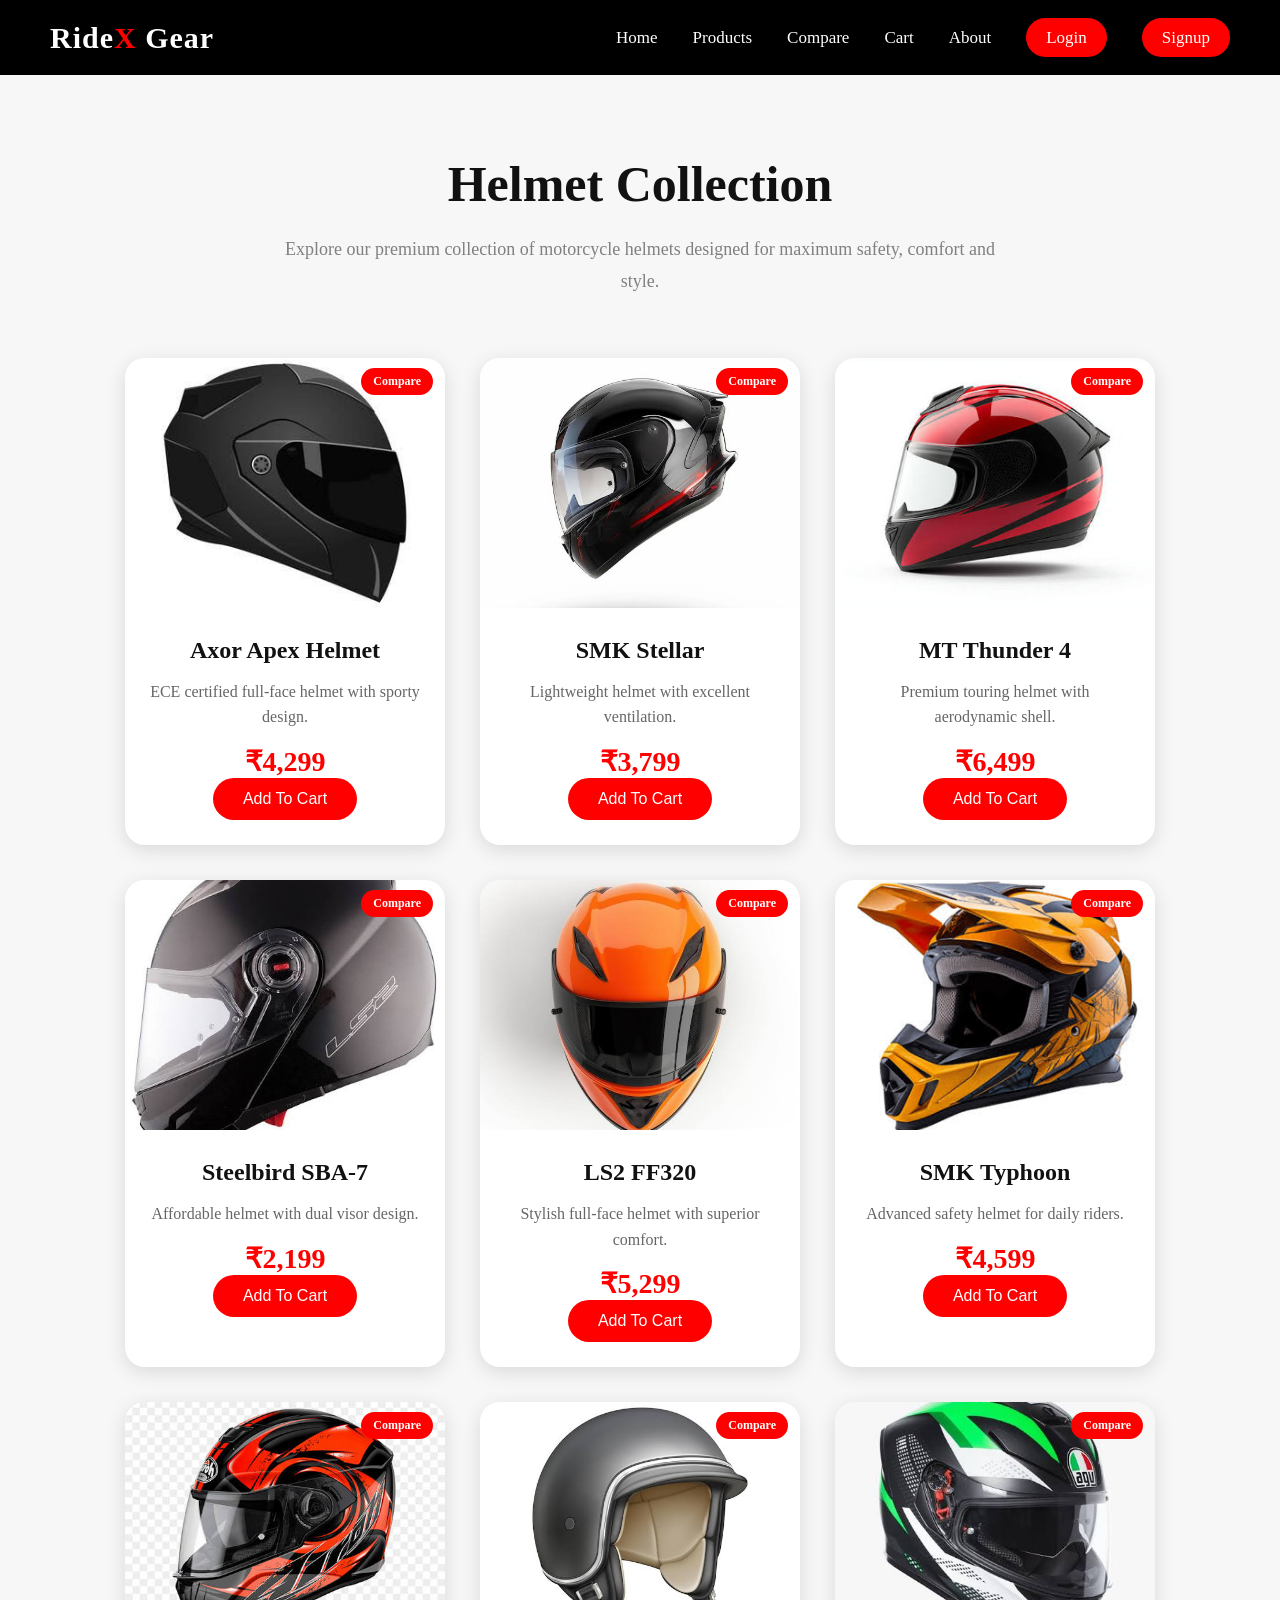
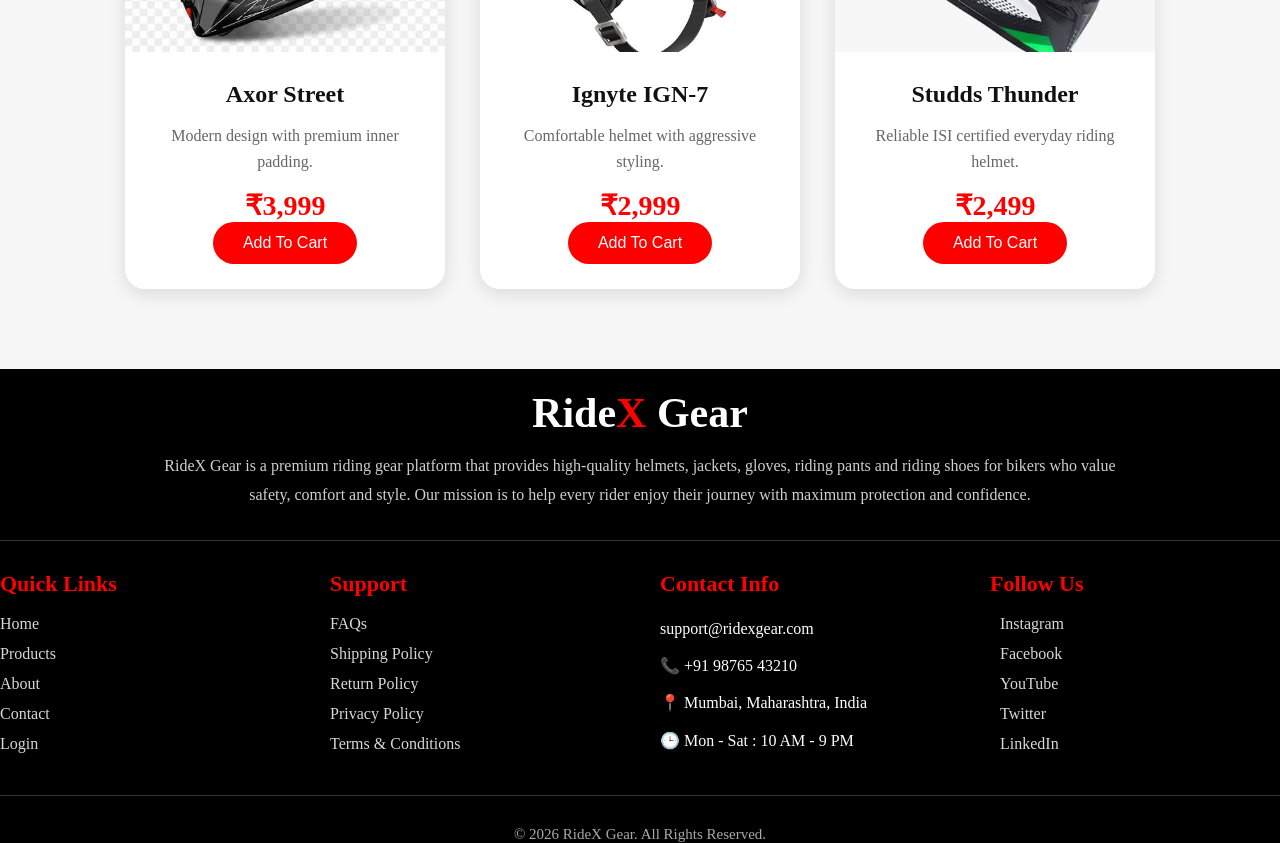
<file: Web pages/helmet.html>
﻿<!doctype html>
<html lang="en">
  <head>
    <meta charset="UTF-8" />
    <meta name="viewport" content="width=device-width, initial-scale=1.0" />
    <title>Document</title>
    <link rel="icon" type="image/x-icon" href="../images/favicon.ico" />
    <style>
      * {
        margin: 0;
      }
      nav {
        background: black;
        padding: 0 50px;
        height: 75px;
        display: flex;
        align-items: center;
        box-shadow: 0px 4px 15px rgba(0, 0, 0, 0.5);
      }

      .c1 {
        width: 100%;
        display: flex;
        justify-content: space-between;
        align-items: center;
      }

      /* LOGO */

      .logo h2 {
        color: white;
        font-size: 30px;
        letter-spacing: 1px;
        cursor: pointer;
      }

      .logo span {
        color: red;
      }

      /* NAV LINKS */

      #navMenu {
        display: flex;
        list-style: none;
        align-items: center;
      }

      #navMenu li {
        margin-left: 35px;
        position: relative;
      }

      .dropdown {
        position: relative;
      }

      #navMenu li a {
        text-decoration: none;
        color: white;
        font-size: 17px;
        font-weight: 500;
        transition: 0.3s;
      }

      #navMenu li a:hover {
        color: red;
      }

      /* SIGNUP BUTTON */

      .signup-btn a {
        background: red;
        padding: 10px 20px;
        border-radius: 25px;
        color: white !important;
        transition: 0.3s;
      }

      .signup-btn a:hover {
        background: white;
        color: red !important;
      }

      /* DROPDOWN */

      .dropdown-content {
        display: none;
        position: absolute;
        top: 100%;
        left: 0;
        background: #111;
        min-width: 220px;
        border-radius: 12px;
        overflow: hidden;
        box-shadow: 0 8px 20px rgba(0, 0, 0, 0.5);
        z-index: 999;
      }

      .dropdown-content a {
        display: block;
        padding: 14px 20px;
        color: white !important;
        border-bottom: 1px solid #222;
      }

      .dropdown-content a:hover {
        background: red;
        color: white !important;
      }

      .dropdown:hover .dropdown-content {
        display: block;
      }

      /* MOBILE */

      .menu-btn {
        display: none;
        background: none;
        border: none;
        color: white;
        font-size: 28px;
        cursor: pointer;
      }

      @media (max-width: 850px) {
        .menu-btn {
          display: block;
        }

        #navMenu {
          display: none;
          flex-direction: column;
          position: absolute;
          top: 75px;
          right: 20px;
          width: 280px;
          background: black;
          padding: 20px;
          border-radius: 15px;
          box-shadow: 0px 8px 25px rgba(0, 0, 0, 0.5);
        }

        #navMenu.show {
          display: flex;
        }

        #navMenu li {
          margin: 15px 0;
        }

        .dropdown-content {
          display: none;
          position: relative;
          top: 100%;
          left: 0;
          margin-top: 0;
        }

        .dropdown:hover .dropdown-content {
          display: block;
        }
      }

      .helmet-section {
        padding: 80px 8%;
        background: #f7f7f7;
        text-align: center;
      }

      .helmet-section h1 {
        font-size: 50px;
        margin-bottom: 20px;
        color: #111;
      }

      .helmet-desc {
        width: 70%;
        margin: auto;
        color: gray;
        font-size: 18px;
        line-height: 1.8;
        margin-bottom: 60px;
      }

      .helmet-container {
        display: flex;
        flex-wrap: wrap;
        justify-content: center;
        gap: 35px;
      }

      .helmet-card {
        width: 320px;
        background: white;
        border-radius: 20px;
        overflow: hidden;
        padding-bottom: 25px;
        box-shadow: 0px 5px 20px rgba(0, 0, 0, 0.12);
        transition: 0.3s;
        position: relative;
      }
      .compare-btn {
        position: absolute;
        top: 10px;
        right: 12px;

        background: red;
        color: white;
        text-decoration: none;

        padding: 6px 12px;
        border-radius: 20px;

        font-size: 12px;
        font-weight: bold;
      }

      .compare-btn:hover {
        background: black;
      }

      .helmet-card:hover {
        transform: translateY(-10px);
      }

      .helmet-card img {
        width: 100%;
        height: 250px;
        background: #e5e5e5;
        object-fit: cover;
      }

      .helmet-card h3 {
        margin-top: 25px;
        color: #111;
        font-size: 24px;
      }

      .helmet-card p {
        padding: 15px 25px;
        color: #666;
        line-height: 1.6;
      }

      .helmet-card h2 {
        color: red;
        font-size: 28px;
      }
      .cart-btn {
        border: none;
        background: red;
        color: white;
        padding: 12px 30px;
        border-radius: 30px;
        font-size: 16px;
        cursor: pointer;
        transition: 0.3s;
      }

      .cart-btn:hover {
        background: black;
        color: white;
      }
      ---------------------------- .footer {
        background-color: #000;
        color: white;
        padding: 50px 8% 20px;
        margin-top: 50px;
      }

      .footer-top {
        text-align: center;
        margin-bottom: 30px;
      }

      .footer-top h2 {
        padding-top: 20px;
        color: white;
        font-size: 42px;
        margin-bottom: 15px;
      }

      .footer-top span {
        color: red;
      }

      .footer-top p {
        width: 75%;
        margin: auto;
        color: #cfcfcf;
        line-height: 1.8;
        font-size: 16px;
      }

      .footer hr {
        border: none;
        border-top: 1px solid #333;
        margin: 30px 0;
      }

      .footer-container {
        display: flex;
        justify-content: space-between;
        flex-wrap: wrap;
        gap: 40px;
      }

      .footer-box {
        flex: 1;
        min-width: 220px;
      }

      .footer-box h3 {
        color: red;
        margin-bottom: 18px;
        font-size: 22px;
      }

      .footer-box p {
        color: white;
        margin-bottom: 10px;
        line-height: 1.7;
      }

      .footer-box a {
        display: block;
        text-decoration: none;
        color: #d8d8d8;
        margin-bottom: 12px;
        transition: 0.3s;
      }

      .footer-box a:hover {
        color: red;
        padding-left: 5px;
      }

      .footer-box i {
        color: red;
        margin-right: 10px;
      }

      .footer-bottom {
        text-align: center;
      }

      .footer-bottom p {
        color: #a8a8a8;
        font-size: 15px;
      }

      /* Mobile */

      @media (max-width: 850px) {
        .footer-top p {
          width: 100%;
        }

        .footer-container {
          flex-direction: column;
          text-align: center;
        }
      }
      .div1 {
        background-color: #000;
      }
    </style>
  </head>
  <body>
    <header>
      <nav>
        <div class="c1">
          <div class="logo">
            <h2>Ride<span>X</span> Gear</h2>
          </div>

          <button class="menu-btn" onclick="toggleMenu()">
            <i id="menuIcon" class="fa-solid fa-bars"></i>
          </button>

          <ul id="navMenu">
            <li><a href="index.html">Home</a></li>

            <li class="dropdown">
              <a href="#" onclick="return false;">
                Products
                <i class="fa-solid fa-caret-down"></i>
              </a>

              <div class="dropdown-content">
                <a href="helmet.html">Helmets</a>
                <a href="jacket.html">Riding Jackets</a>
                <a href="pants.html">Riding Pants</a>
                <a href="gloves.html">Hand Gloves</a>
                <a href="shoes.html">Riding Shoes</a>
              </div>
            </li>
            <li><a href="products.html">Compare</a></li>

            <li><a href="cart.html">Cart</a></li>

            <li><a href="about.html">About</a></li>

            <li class="signup-btn"><a href="login.html">Login</a></li>

            <li class="signup-btn">
              <a href="signup.html">Signup</a>
            </li>
          </ul>
        </div>
      </nav>
    </header>
    <section>
      <section class="helmet-section">
        <h1>Helmet Collection</h1>

        <p class="helmet-desc">
          Explore our premium collection of motorcycle helmets designed for
          maximum safety, comfort and style.
        </p>

        <div class="helmet-container">
          <!-- CARD 1 -->
          <div class="helmet-card">
            <img src="../images/helmet3.jpeg" alt="" />
            <a href="products.html" class="compare-btn">Compare</a>
            <h3>Axor Apex Helmet</h3>
            <p>ECE certified full-face helmet with sporty design.</p>
            <h2>₹4,299</h2>
            <a href="cart.html"><button class="cart-btn">Add To Cart</button></a>
          </div>

          <!-- CARD 2 -->
          <div class="helmet-card">
            <img src="../images/helmet2.jpeg" alt="" />
            <a href="products.html" class="compare-btn">Compare</a>
            <h3>SMK Stellar</h3>
            <p>Lightweight helmet with excellent ventilation.</p>
            <h2>₹3,799</h2>
            <a href="cart.html"><button class="cart-btn">Add To Cart</button></a>
          </div>

          <!-- CARD 3 -->
          <div class="helmet-card">
            <img src="../images/helmet10.jpeg" alt="" />
            <a href="products.html" class="compare-btn">Compare</a>
            <h3>MT Thunder 4</h3>
            <p>Premium touring helmet with aerodynamic shell.</p>
            <h2>₹6,499</h2>
            <a href="cart.html"><button class="cart-btn">Add To Cart</button></a>
          </div>

          <!-- CARD 4 -->
          <div class="helmet-card">
            <img src="../images/helmet4.jpeg" alt="" />
            <a href="products.html" class="compare-btn">Compare</a>
            <h3>Steelbird SBA-7</h3>
            <p>Affordable helmet with dual visor design.</p>
            <h2>₹2,199</h2>
            <a href="cart.html"><button class="cart-btn">Add To Cart</button></a>
          </div>

          <!-- CARD 5 -->
          <div class="helmet-card">
            <img src="../images/helmet5.jpeg" alt="" />
            <a href="products.html" class="compare-btn">Compare</a>
            <h3>LS2 FF320</h3>
            <p>Stylish full-face helmet with superior comfort.</p>
            <h2>₹5,299</h2>
            <a href="cart.html"><button class="cart-btn">Add To Cart</button></a>
          </div>

          <!-- CARD 6 -->
          <div class="helmet-card">
            <img src="../images/helmet6.jpeg" alt="" />
            <a href="products.html" class="compare-btn">Compare</a>
            <h3>SMK Typhoon</h3>
            <p>Advanced safety helmet for daily riders.</p>
            <h2>₹4,599</h2>
            <a href="cart.html"><button class="cart-btn">Add To Cart</button></a>
          </div>

          <!-- CARD 7 -->
          <div class="helmet-card">
            <img src="../images/helmet7.jpeg" alt="" />
            <a href="products.html" class="compare-btn">Compare</a>
            <h3>Axor Street</h3>
            <p>Modern design with premium inner padding.</p>
            <h2>₹3,999</h2>
            <a href="cart.html"><button class="cart-btn">Add To Cart</button></a>
          </div>

          <!-- CARD 8 -->
          <div class="helmet-card">
            <img src="../images/helmet8.jpeg" alt="" />
            <a href="products.html" class="compare-btn">Compare</a>
            <h3>Ignyte IGN-7</h3>
            <p>Comfortable helmet with aggressive styling.</p>
            <h2>₹2,999</h2>
            <a href="cart.html"><button class="cart-btn">Add To Cart</button></a>
          </div>

          <!-- CARD 9 -->
          <div class="helmet-card">
            <img src="../images/helmet9.jpeg" alt="" />
            <a href="products.html" class="compare-btn">Compare</a>
            <h3>Studds Thunder</h3>
            <p>Reliable ISI certified everyday riding helmet.</p>
            <h2>₹2,499</h2>
            <a href="cart.html"><button class="cart-btn">Add To Cart</button></a>
          </div>
        </div>
      </section>
    </section>

    <div class="div1">
      <footer class="footer">
        <!-- Project Name & Description -->
        <div class="footer-top">
          <h2>Ride<span>X</span> Gear</h2>

          <p>
            RideX Gear is a premium riding gear platform that provides
            high-quality helmets, jackets, gloves, riding pants and riding shoes
            for bikers who value safety, comfort and style. Our mission is to
            help every rider enjoy their journey with maximum protection and
            confidence.
          </p>
        </div>

        <hr />

        <!-- Footer Content -->
        <div class="footer-container">
          <div class="footer-box">
            <h3>Quick Links</h3>

            <a href="index.html">Home</a>
            <a href="products.html">Products</a>
            <a href="about.html">About</a>
            <a href="contact.html">Contact</a>
            <a href="login.html">Login</a>
          </div>

          <div class="footer-box">
            <h3>Support</h3>

            <a href="#">FAQs</a>
            <a href="#">Shipping Policy</a>
            <a href="#">Return Policy</a>
            <a href="#">Privacy Policy</a>
            <a href="#">Terms & Conditions</a>
          </div>

          <div class="footer-box">
            <h3>Contact Info</h3>

            <p>support@ridexgear.com</p>
            <p>📞 +91 98765 43210</p>
            <p>📍 Mumbai, Maharashtra, India</p>
            <p>🕒 Mon - Sat : 10 AM - 9 PM</p>
          </div>

          <div class="footer-box">
            <h3>Follow Us</h3>

            <a href="#">
              <i class="fa-brands fa-instagram"></i>
              Instagram
            </a>

            <a href="#">
              <i class="fa-brands fa-facebook"></i>
              Facebook
            </a>

            <a href="#">
              <i class="fa-brands fa-youtube"></i>
              YouTube
            </a>

            <a href="#">
              <i class="fa-brands fa-x-twitter"></i>
              Twitter
            </a>

            <a href="#">
              <i class="fa-brands fa-linkedin"></i>
              LinkedIn
            </a>
          </div>
        </div>

        <hr />

        <!-- Copyright -->
        <div class="footer-bottom">
          <p>© 2026 RideX Gear. All Rights Reserved.</p>
        </div>
      </footer>
    </div>

    <script>
      function toggleMenu() {
        let menu = document.getElementById("navMenu");
        let icon = document.getElementById("menuIcon");

        menu.classList.toggle("show");

        if (menu.classList.contains("show")) {
          icon.classList.remove("fa-bars");
          icon.classList.add("fa-xmark");
        } else {
          icon.classList.remove("fa-xmark");
          icon.classList.add("fa-bars");
        }
      }
    </script>
  </body>
</html>
</file>
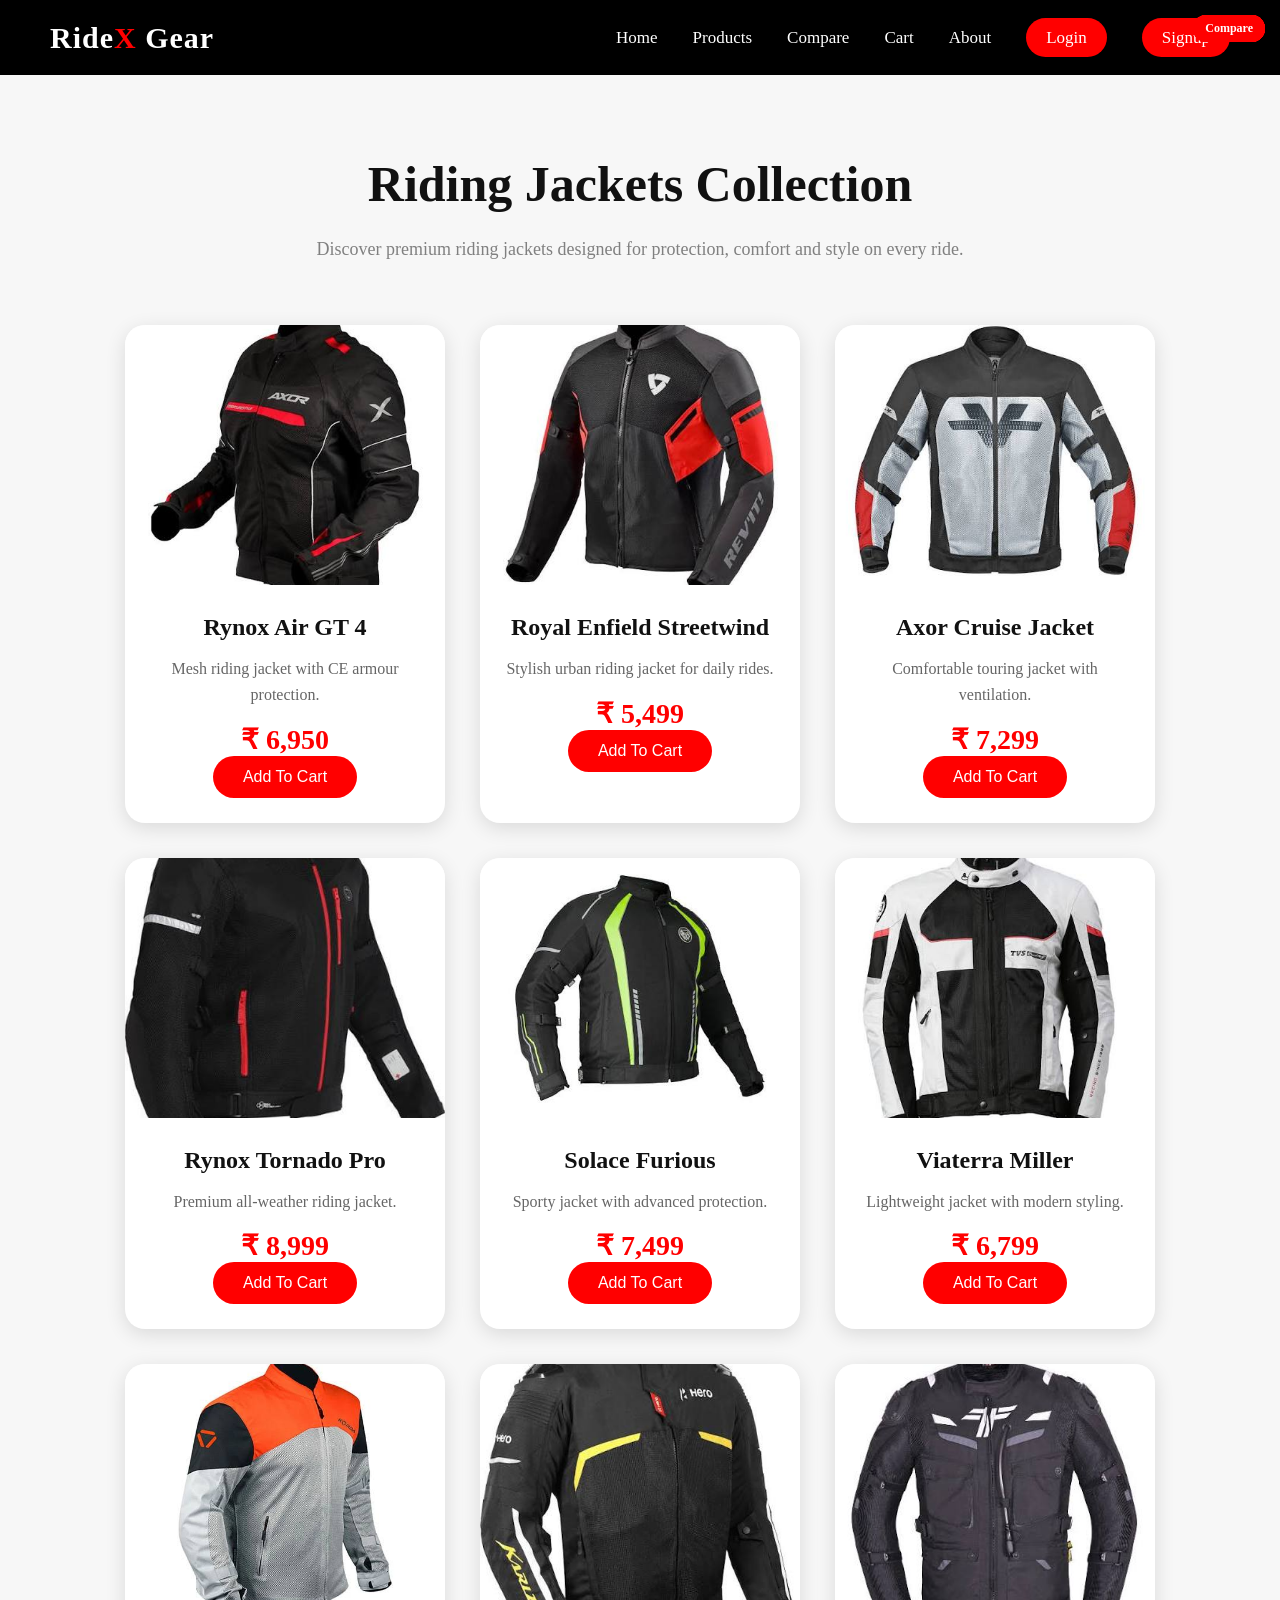
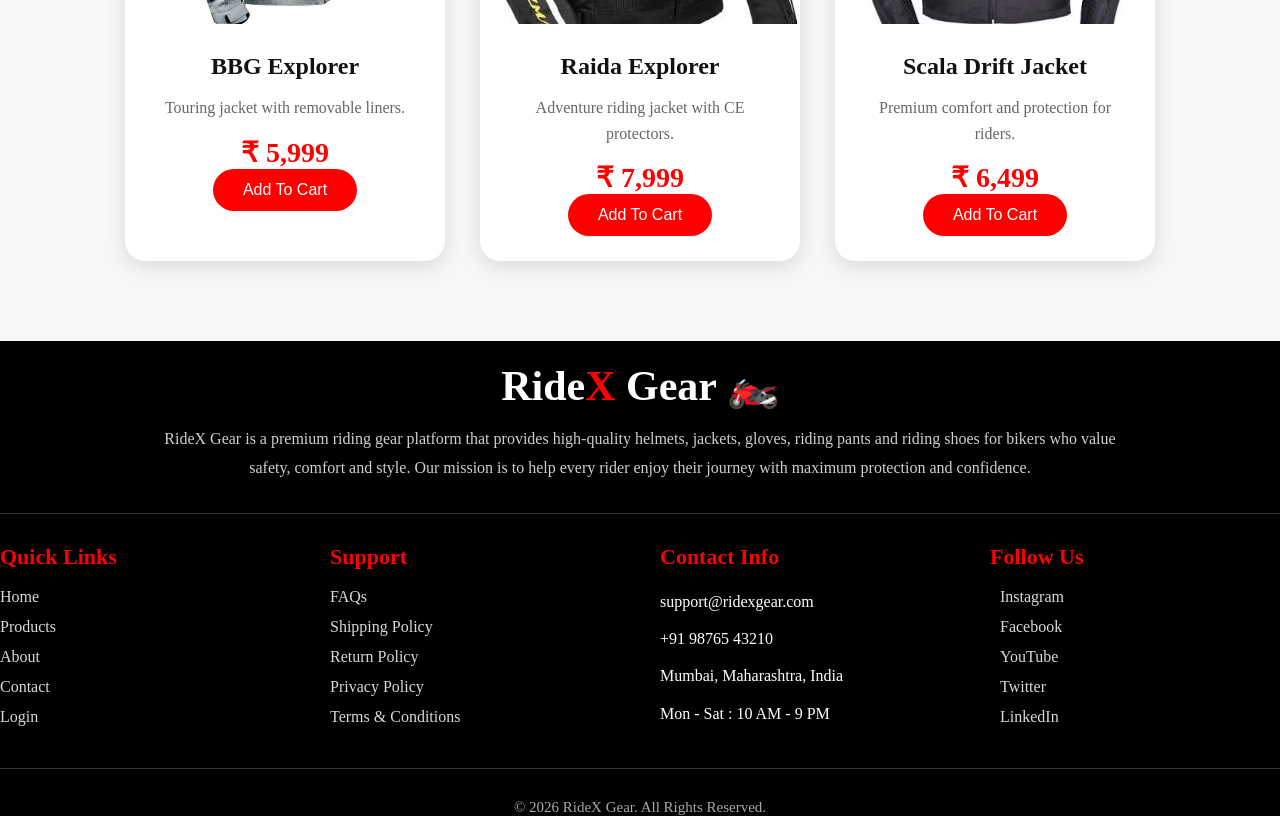
<file: Web pages/jacket.html>
﻿<!doctype html>
<html lang="en">
  <head>
    <meta charset="UTF-8" />
    <meta name="viewport" content="width=device-width, initial-scale=1.0" />
    <title>Document</title>
    <link rel="icon" type="image/x-icon" href="../images/favicon.ico" />
    <style>
      * {
        margin: 0;
      }
      nav {
        background: black;
        padding: 0 50px;
        height: 75px;
        display: flex;
        align-items: center;
        box-shadow: 0px 4px 15px rgba(0, 0, 0, 0.5);
      }

      .c1 {
        width: 100%;
        display: flex;
        justify-content: space-between;
        align-items: center;
      }

      /* LOGO */

      .logo h2 {
        color: white;
        font-size: 30px;
        letter-spacing: 1px;
        cursor: pointer;
      }

      .logo span {
        color: red;
      }

      /* NAV LINKS */

      #navMenu {
        display: flex;
        list-style: none;
        align-items: center;
      }

      #navMenu li {
        margin-left: 35px;
        position: relative;
      }

      .dropdown {
        position: relative;
      }

      #navMenu li a {
        text-decoration: none;
        color: white;
        font-size: 17px;
        font-weight: 500;
        transition: 0.3s;
      }

      #navMenu li a:hover {
        color: red;
      }

      /* SIGNUP BUTTON */

      .signup-btn a {
        background: red;
        padding: 10px 20px;
        border-radius: 25px;
        color: white !important;
        transition: 0.3s;
      }

      .signup-btn a:hover {
        background: white;
        color: red !important;
      }

      /* DROPDOWN */

      .dropdown-content {
        display: none;
        position: absolute;
        top: 100%;
        left: 0;
        background: #111;
        min-width: 220px;
        border-radius: 12px;
        overflow: hidden;
        box-shadow: 0 8px 20px rgba(0, 0, 0, 0.5);
        z-index: 999;
      }

      .dropdown-content a {
        display: block;
        padding: 14px 20px;
        color: white !important;
        border-bottom: 1px solid #222;
      }

      .dropdown-content a:hover {
        background: red;
        color: white !important;
      }

      .dropdown:hover .dropdown-content {
        display: block;
      }

      /* MOBILE */

      .menu-btn {
        display: none;
        background: none;
        border: none;
        color: white;
        font-size: 28px;
        cursor: pointer;
      }

      @media (max-width: 850px) {
        .menu-btn {
          display: block;
        }

        #navMenu {
          display: none;
          flex-direction: column;
          position: absolute;
          top: 75px;
          right: 20px;
          width: 280px;
          background: black;
          padding: 20px;
          border-radius: 15px;
          box-shadow: 0px 8px 25px rgba(0, 0, 0, 0.5);
        }

        #navMenu.show {
          display: flex;
        }

        #navMenu li {
          margin: 15px 0;
        }

        .dropdown-content {
          display: none;
          position: relative;
          top: 100%;
          left: 0;
          margin-top: 0;
        }

        .dropdown:hover .dropdown-content {
          display: block;
        }
      }
      .jacket-section {
        padding: 80px 8%;
        background: #f7f7f7;
        text-align: center;
      }

      .jacket-section h1 {
        font-size: 50px;
        color: #111;
        margin-bottom: 20px;
      }

      .jacket-desc {
        width: 70%;
        margin: auto;
        color: gray;
        font-size: 18px;
        line-height: 1.8;
        margin-bottom: 60px;
      }

      .jacket-container {
        display: flex;
        flex-wrap: wrap;
        justify-content: center;
        gap: 35px;
      }

      .jacket-card {
        width: 320px;
        background: white;
        border-radius: 20px;
        overflow: hidden;
        padding-bottom: 25px;
        box-shadow: 0px 5px 20px rgba(0, 0, 0, 0.12);
        transition: 0.3s;
        postition: relative;
      }
      .compare-btn {
        position: absolute;
        top: 15px;
        right: 15px;

        background: red;
        color: white;
        text-decoration: none;

        padding: 6px 12px;
        border-radius: 20px;

        font-size: 12px;
        font-weight: bold;
      }

      .compare-btn:hover {
        background: black;
      }

      .jacket-card:hover {
        transform: translateY(-10px);
      }

      .jacket-card img {
        width: 100%;
        height: 260px;
        background: #e5e5e5;
        object-fit: cover;
      }

      .jacket-card h3 {
        margin-top: 25px;
        font-size: 24px;
        color: #111;
      }

      .jacket-card p {
        padding: 15px 25px;
        color: #666;
        line-height: 1.6;
      }

      .jacket-card h2 {
        color: red;
        font-size: 28px;
      }
      .cart-btn {
        border: none;
        background: red;
        color: white;
        padding: 12px 30px;
        border-radius: 30px;
        font-size: 16px;
        cursor: pointer;
        transition: 0.3s;
      }

      .cart-btn:hover {
        background: black;
        color: white;
      }
      ---------------------------- .footer {
        background-color: #000;
        color: white;
        padding: 50px 8% 20px;
        margin-top: 50px;
      }

      .footer-top {
        text-align: center;
        margin-bottom: 30px;
      }

      .footer-top h2 {
        padding-top: 20px;
        color: white;
        font-size: 42px;
        margin-bottom: 15px;
      }

      .footer-top span {
        color: red;
      }

      .footer-top p {
        width: 75%;
        margin: auto;
        color: #cfcfcf;
        line-height: 1.8;
        font-size: 16px;
      }

      .footer hr {
        border: none;
        border-top: 1px solid #333;
        margin: 30px 0;
      }

      .footer-container {
        display: flex;
        justify-content: space-between;
        flex-wrap: wrap;
        gap: 40px;
      }

      .footer-box {
        flex: 1;
        min-width: 220px;
      }

      .footer-box h3 {
        color: red;
        margin-bottom: 18px;
        font-size: 22px;
      }

      .footer-box p {
        color: white;
        margin-bottom: 10px;
        line-height: 1.7;
      }

      .footer-box a {
        display: block;
        text-decoration: none;
        color: #d8d8d8;
        margin-bottom: 12px;
        transition: 0.3s;
      }

      .footer-box a:hover {
        color: red;
        padding-left: 5px;
      }

      .footer-box i {
        color: red;
        margin-right: 10px;
      }

      .footer-bottom {
        text-align: center;
      }

      .footer-bottom p {
        color: #a8a8a8;
        font-size: 15px;
      }

      /* Mobile */

      @media (max-width: 850px) {
        .footer-top p {
          width: 100%;
        }

        .footer-container {
          flex-direction: column;
          text-align: center;
        }
      }
      .div1 {
        background-color: #000;
      }
    </style>
  </head>
  <body>
    <header>
      <nav>
        <div class="c1">
          <div class="logo">
            <h2>Ride<span>X</span> Gear</h2>
          </div>

          <button class="menu-btn" onclick="toggleMenu()">
            <i id="menuIcon" class="fa-solid fa-bars"></i>
          </button>

          <ul id="navMenu">
            <li><a href="index.html">Home</a></li>

            <li class="dropdown">
              <a href="#" onclick="return false;">
                Products
                <i class="fa-solid fa-caret-down"></i>
              </a>

              <div class="dropdown-content">
                <a href="helmet.html">Helmets</a>
                <a href="jacket.html">Riding Jackets</a>
                <a href="pants.html">Riding Pants</a>
                <a href="gloves.html">Hand Gloves</a>
                <a href="shoes.html">Riding Shoes</a>
              </div>
            </li>
            <li><a href="products.html">Compare</a></li>

            <li><a href="cart.html">Cart</a></li>

            <li><a href="about.html">About</a></li>

            <li class="signup-btn"><a href="login.html">Login</a></li>

            <li class="signup-btn">
              <a href="signup.html">Signup</a>
            </li>
          </ul>
        </div>
      </nav>
    </header>
    <section>
      <section class="jacket-section">
        <h1>Riding Jackets Collection</h1>

        <p class="jacket-desc">
          Discover premium riding jackets designed for protection, comfort and
          style on every ride.
        </p>

        <div class="jacket-container">
          <div class="jacket-card">
            <img src="../images/jacket1.jpeg" alt="" />
            <a href="products.html" class="compare-btn">Compare</a>
            <h3>Rynox Air GT 4</h3>
            <p>Mesh riding jacket with CE armour protection.</p>
            <h2>₹ 6,950</h2>
            <a href="cart.html"><button class="cart-btn">Add To Cart</button></a>
          </div>

          <div class="jacket-card">
            <img src="../images/jacket2.jpeg" alt="" />
            <a href="products.html" class="compare-btn">Compare</a>
            <h3>Royal Enfield Streetwind</h3>
            <p>Stylish urban riding jacket for daily rides.</p>
            <h2>₹ 5,499</h2>
            <a href="cart.html"><button class="cart-btn">Add To Cart</button></a>
          </div>

          <div class="jacket-card">
            <img src="../images/jacket3.jpeg" alt="" />
            <a href="products.html" class="compare-btn">Compare</a>
            <h3>Axor Cruise Jacket</h3>
            <p>Comfortable touring jacket with ventilation.</p>
            <h2>₹ 7,299</h2>
            <a href="cart.html"><button class="cart-btn">Add To Cart</button></a>
          </div>

          <div class="jacket-card">
            <img src="../images/jacket4.jpeg" alt="" />
            <a href="products.html" class="compare-btn">Compare</a>
            <h3>Rynox Tornado Pro</h3>
            <p>Premium all-weather riding jacket.</p>
            <h2>₹ 8,999</h2>
            <a href="cart.html"><button class="cart-btn">Add To Cart</button></a>
          </div>

          <div class="jacket-card">
            <img src="../images/jacket5.jpeg" alt="" />
            <a href="products.html" class="compare-btn">Compare</a>
            <h3>Solace Furious</h3>
            <p>Sporty jacket with advanced protection.</p>
            <h2>₹ 7,499</h2>
            <a href="cart.html"><button class="cart-btn">Add To Cart</button></a>
          </div>

          <div class="jacket-card">
            <img src="../images/jacket6.jpeg" alt="" />
            <a href="products.html" class="compare-btn">Compare</a>
            <h3>Viaterra Miller</h3>
            <p>Lightweight jacket with modern styling.</p>
            <h2>₹ 6,799</h2>
            <a href="cart.html"><button class="cart-btn">Add To Cart</button></a>
          </div>

          <div class="jacket-card">
            <img src="../images/jacket7.jpeg" alt="" />
            <a href="products.html" class="compare-btn">Compare</a>
            <h3>BBG Explorer</h3>
            <p>Touring jacket with removable liners.</p>
            <h2>₹ 5,999</h2>
            <a href="cart.html"><button class="cart-btn">Add To Cart</button></a>
          </div>

          <div class="jacket-card">
            <img src="../images/jacket8.jpeg" alt="" />
            <a href="products.html" class="compare-btn">Compare</a>
            <h3>Raida Explorer</h3>
            <p>Adventure riding jacket with CE protectors.</p>
            <h2>₹ 7,999</h2>
            <a href="cart.html"><button class="cart-btn">Add To Cart</button></a>
          </div>

          <div class="jacket-card">
            <img src="../images/jacket9.jpeg" alt="" />
            <a href="products.html" class="compare-btn">Compare</a>
            <h3>Scala Drift Jacket</h3>
            <p>Premium comfort and protection for riders.</p>
            <h2>₹ 6,499</h2>
            <a href="cart.html"><button class="cart-btn">Add To Cart</button></a>
          </div>
        </div>
      </section>
    </section>

    <div class="div1">
      <footer class="footer">
        <!-- Project Name & Description -->
        <div class="footer-top">
          <h2>Ride<span>X</span> Gear 🏍️</h2>

          <p>
            RideX Gear is a premium riding gear platform that provides
            high-quality helmets, jackets, gloves, riding pants and riding shoes
            for bikers who value safety, comfort and style. Our mission is to
            help every rider enjoy their journey with maximum protection and
            confidence.
          </p>
        </div>

        <hr />

        <!-- Footer Content -->
        <div class="footer-container">
          <div class="footer-box">
            <h3>Quick Links</h3>

            <a href="index.html">Home</a>
            <a href="products.html">Products</a>
            <a href="about.html">About</a>
            <a href="contact.html">Contact</a>
            <a href="login.html">Login</a>
          </div>

          <div class="footer-box">
            <h3>Support</h3>

            <a href="#">FAQs</a>
            <a href="#">Shipping Policy</a>
            <a href="#">Return Policy</a>
            <a href="#">Privacy Policy</a>
            <a href="#">Terms & Conditions</a>
          </div>

          <div class="footer-box">
            <h3>Contact Info</h3>

            <p>support@ridexgear.com</p>
            <p>+91 98765 43210</p>
            <p>Mumbai, Maharashtra, India</p>
            <p>Mon - Sat : 10 AM - 9 PM</p>
          </div>

          <div class="footer-box">
            <h3>Follow Us</h3>

            <a href="#">
              <i class="fa-brands fa-instagram"></i>
              Instagram
            </a>

            <a href="#">
              <i class="fa-brands fa-facebook"></i>
              Facebook
            </a>

            <a href="#">
              <i class="fa-brands fa-youtube"></i>
              YouTube
            </a>

            <a href="#">
              <i class="fa-brands fa-x-twitter"></i>
              Twitter
            </a>

            <a href="#">
              <i class="fa-brands fa-linkedin"></i>
              LinkedIn
            </a>
          </div>
        </div>

        <hr />

        <!-- Copyright -->
        <div class="footer-bottom">
          <p>© 2026 RideX Gear. All Rights Reserved.</p>
        </div>
      </footer>
    </div>

    <script>
      function toggleMenu() {
        let menu = document.getElementById("navMenu");
        let icon = document.getElementById("menuIcon");

        menu.classList.toggle("show");

        if (menu.classList.contains("show")) {
          icon.classList.remove("fa-bars");
          icon.classList.add("fa-xmark");
        } else {
          icon.classList.remove("fa-xmark");
          icon.classList.add("fa-bars");
        }
      }
    </script>
  </body>
</html>
</file>
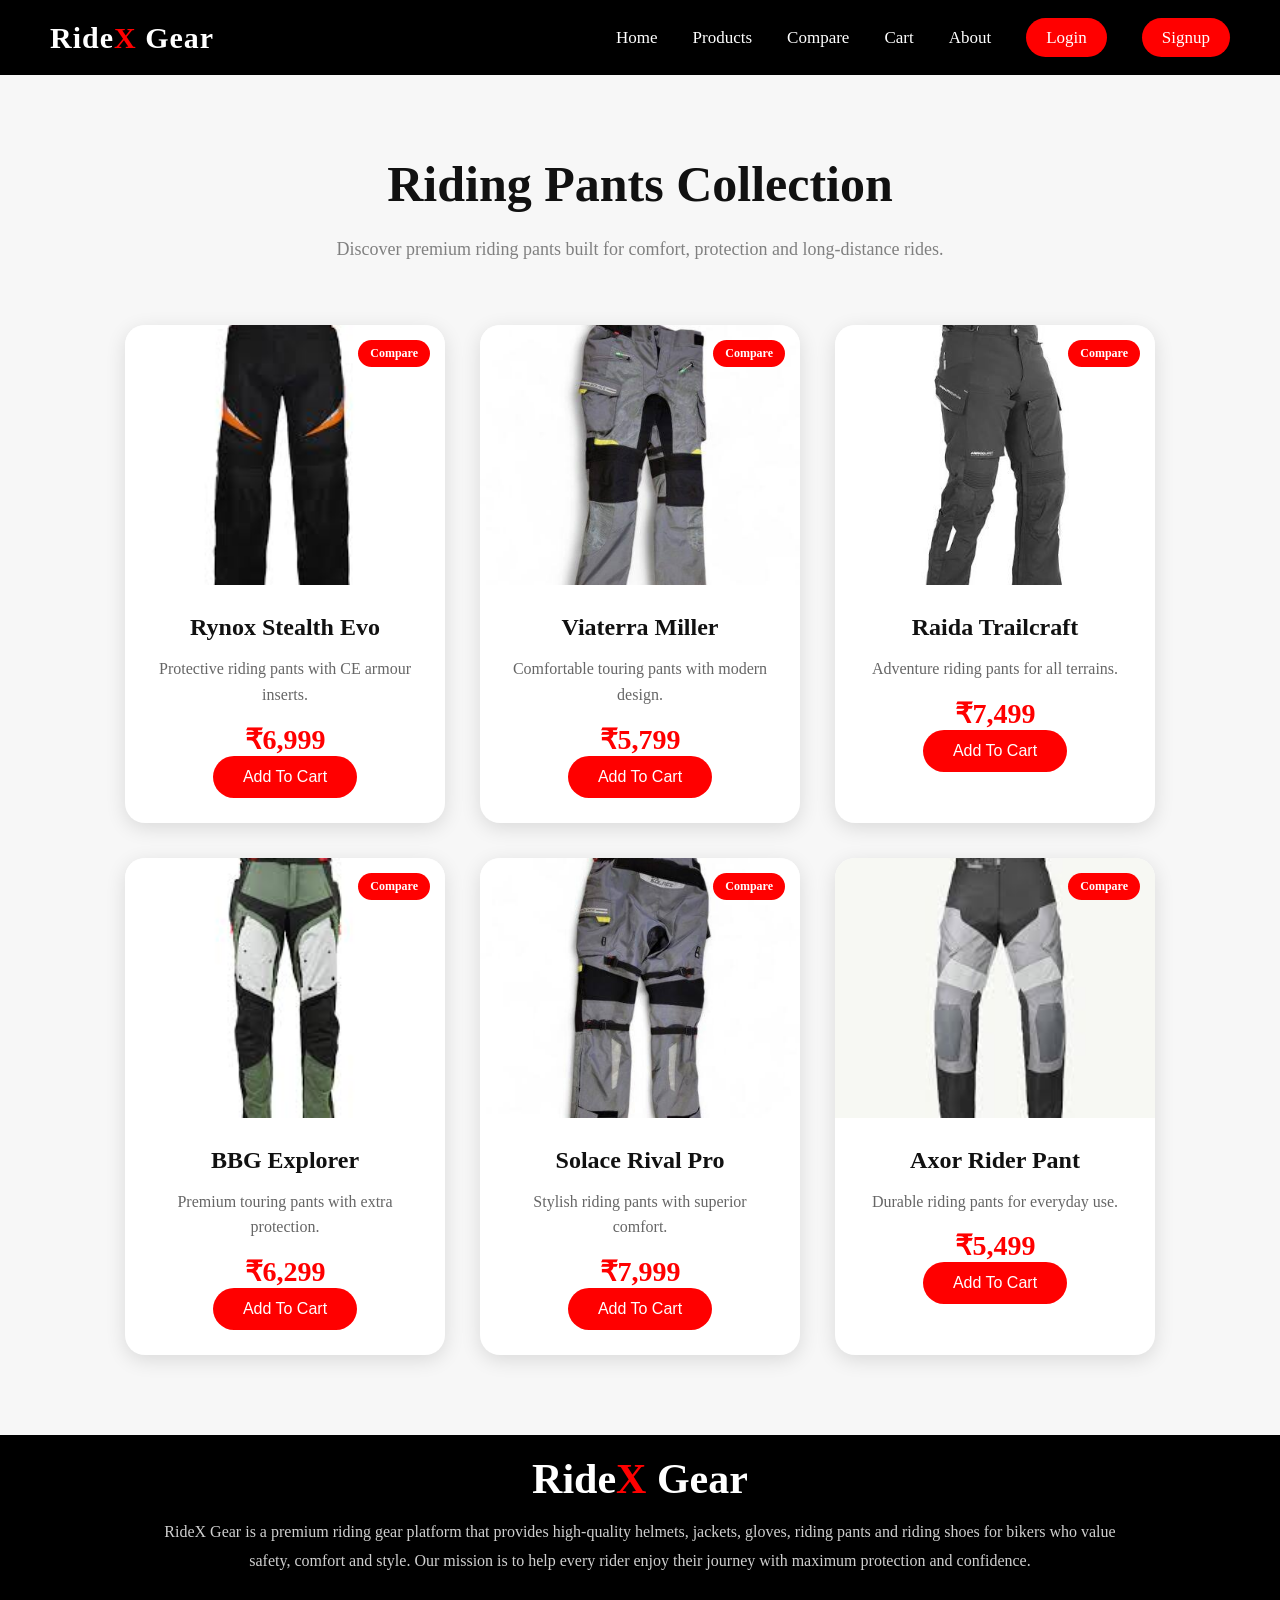
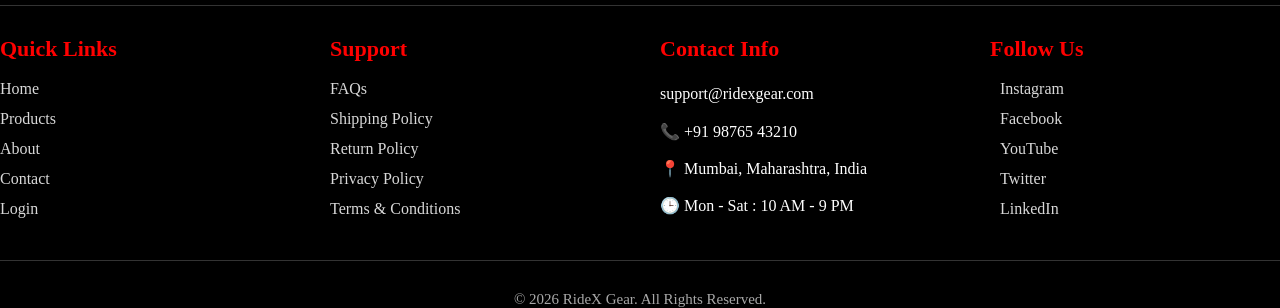
<file: Web pages/pants.html>
﻿<!doctype html>
<html lang="en">
  <head>
    <meta charset="UTF-8" />
    <meta name="viewport" content="width=device-width, initial-scale=1.0" />
    <title>Document</title>
    <link rel="icon" type="image/x-icon" href="../images/favicon.ico" />
    <style>
      * {
        margin: 0;
      }
      nav {
        background: black;
        padding: 0 50px;
        height: 75px;
        display: flex;
        align-items: center;
        box-shadow: 0px 4px 15px rgba(0, 0, 0, 0.5);
      }

      .c1 {
        width: 100%;
        display: flex;
        justify-content: space-between;
        align-items: center;
      }

      /* LOGO */

      .logo h2 {
        color: white;
        font-size: 30px;
        letter-spacing: 1px;
        cursor: pointer;
      }

      .logo span {
        color: red;
      }

      /* NAV LINKS */

      #navMenu {
        display: flex;
        list-style: none;
        align-items: center;
      }

      #navMenu li {
        margin-left: 35px;
        position: relative;
      }

      .dropdown {
        position: relative;
      }

      #navMenu li a {
        text-decoration: none;
        color: white;
        font-size: 17px;
        font-weight: 500;
        transition: 0.3s;
      }

      #navMenu li a:hover {
        color: red;
      }

      /* SIGNUP BUTTON */

      .signup-btn a {
        background: red;
        padding: 10px 20px;
        border-radius: 25px;
        color: white !important;
        transition: 0.3s;
      }

      .signup-btn a:hover {
        background: white;
        color: red !important;
      }

      /* DROPDOWN */

      .dropdown-content {
        display: none;
        position: absolute;
        top: 100%;
        left: 0;
        background: #111;
        min-width: 220px;
        border-radius: 12px;
        overflow: hidden;
        box-shadow: 0 8px 20px rgba(0, 0, 0, 0.5);
        z-index: 999;
      }

      .dropdown-content a {
        display: block;
        padding: 14px 20px;
        color: white !important;
        border-bottom: 1px solid #222;
      }

      .dropdown-content a:hover {
        background: red;
        color: white !important;
      }

      .dropdown:hover .dropdown-content {
        display: block;
      }

      /* MOBILE */

      .menu-btn {
        display: none;
        background: none;
        border: none;
        color: white;
        font-size: 28px;
        cursor: pointer;
      }

      @media (max-width: 850px) {
        .menu-btn {
          display: block;
        }

        #navMenu {
          display: none;
          flex-direction: column;
          position: absolute;
          top: 75px;
          right: 20px;
          width: 280px;
          background: black;
          padding: 20px;
          border-radius: 15px;
          box-shadow: 0px 8px 25px rgba(0, 0, 0, 0.5);
        }

        #navMenu.show {
          display: flex;
        }

        #navMenu li {
          margin: 15px 0;
        }

        .dropdown-content {
          display: none;
          position: relative;
          top: 100%;
          left: 0;
          margin-top: 0;
        }

        .dropdown:hover .dropdown-content {
          display: block;
        }
      }
      .pant-section {
        padding: 80px 8%;
        background: #f7f7f7;
        text-align: center;
      }

      .pant-section h1 {
        font-size: 50px;
        margin-bottom: 20px;
        color: #111;
      }

      .pant-desc {
        width: 70%;
        margin: auto;
        color: gray;
        font-size: 18px;
        line-height: 1.8;
        margin-bottom: 60px;
      }

      .pant-container {
        display: flex;
        flex-wrap: wrap;
        justify-content: center;
        gap: 35px;
      }

      .pant-card {
        width: 320px;
        background: white;
        border-radius: 20px;
        overflow: hidden;
        padding-bottom: 25px;
        box-shadow: 0px 5px 20px rgba(0, 0, 0, 0.12);
        transition: 0.3s;
        position: relative;
      }
      .compare-btn {
        position: absolute;
        top: 15px;
        right: 15px;

        background: red;
        color: white;
        text-decoration: none;

        padding: 6px 12px;
        border-radius: 20px;

        font-size: 12px;
        font-weight: bold;
      }

      .compare-btn:hover {
        background: black;
      }

      .pant-card:hover {
        transform: translateY(-10px);
      }

      .pant-card img {
        width: 100%;
        height: 260px;
        background: #e5e5e5;
        object-fit: cover;
      }

      .pant-card h3 {
        margin-top: 25px;
        font-size: 24px;
        color: #111;
      }

      .pant-card p {
        padding: 15px 25px;
        color: #666;
        line-height: 1.6;
      }

      .pant-card h2 {
        color: red;
        font-size: 28px;
      }
      .cart-btn {
        border: none;
        background: red;
        color: white;
        padding: 12px 30px;
        border-radius: 30px;
        font-size: 16px;
        cursor: pointer;
        transition: 0.3s;
      }

      .cart-btn:hover {
        background: black;
        color: white;
      }
      ---------------------------- .footer {
        background-color: #000;
        color: white;
        padding: 50px 8% 20px;
        margin-top: 50px;
      }

      .footer-top {
        text-align: center;
        margin-bottom: 30px;
      }

      .footer-top h2 {
        padding-top: 20px;
        color: white;
        font-size: 42px;
        margin-bottom: 15px;
      }

      .footer-top span {
        color: red;
      }

      .footer-top p {
        width: 75%;
        margin: auto;
        color: #cfcfcf;
        line-height: 1.8;
        font-size: 16px;
      }

      .footer hr {
        border: none;
        border-top: 1px solid #333;
        margin: 30px 0;
      }

      .footer-container {
        display: flex;
        justify-content: space-between;
        flex-wrap: wrap;
        gap: 40px;
      }

      .footer-box {
        flex: 1;
        min-width: 220px;
      }

      .footer-box h3 {
        color: red;
        margin-bottom: 18px;
        font-size: 22px;
      }

      .footer-box p {
        color: white;
        margin-bottom: 10px;
        line-height: 1.7;
      }

      .footer-box a {
        display: block;
        text-decoration: none;
        color: #d8d8d8;
        margin-bottom: 12px;
        transition: 0.3s;
      }

      .footer-box a:hover {
        color: red;
        padding-left: 5px;
      }

      .footer-box i {
        color: red;
        margin-right: 10px;
      }

      .footer-bottom {
        text-align: center;
      }

      .footer-bottom p {
        color: #a8a8a8;
        font-size: 15px;
      }

      /* Mobile */

      @media (max-width: 850px) {
        .footer-top p {
          width: 100%;
        }

        .footer-container {
          flex-direction: column;
          text-align: center;
        }
      }
      .div1 {
        background-color: #000;
      }
    </style>
  </head>
  <body>
    <header>
      <nav>
        <div class="c1">
          <div class="logo">
            <h2>Ride<span>X</span> Gear</h2>
          </div>

          <button class="menu-btn" onclick="toggleMenu()">
            <i id="menuIcon" class="fa-solid fa-bars"></i>
          </button>

          <ul id="navMenu">
            <li><a href="index.html">Home</a></li>

            <li class="dropdown">
              <a href="#" onclick="return false;">
                Products
                <i class="fa-solid fa-caret-down"></i>
              </a>

              <div class="dropdown-content">
                <a href="helmet.html">Helmets</a>
                <a href="jacket.html">Riding Jackets</a>
                <a href="pants.html">Riding Pants</a>
                <a href="gloves.html">Hand Gloves</a>
                <a href="shoes.html">Riding Shoes</a>
              </div>
            </li>
            <li><a href="products.html">Compare</a></li>

            <li><a href="cart.html">Cart</a></li>

            <li><a href="about.html">About</a></li>

            <li class="signup-btn"><a href="login.html">Login</a></li>

            <li class="signup-btn">
              <a href="signup.html">Signup</a>
            </li>
          </ul>
        </div>
      </nav>
    </header>
    <section>
      <section class="pant-section">
        <h1>Riding Pants Collection</h1>

        <p class="pant-desc">
          Discover premium riding pants built for comfort, protection and
          long-distance rides.
        </p>

        <div class="pant-container">
          <div class="pant-card">
            <img src="../images/pants1.jpeg" alt="" />

            <a href="products.html" class="compare-btn">Compare</a>
            <h3>Rynox Stealth Evo</h3>
            <p>Protective riding pants with CE armour inserts.</p>
            <h2>₹6,999</h2>
            <a href="cart.html"><button class="cart-btn">Add To Cart</button></a>
          </div>

          <div class="pant-card">
            <img src="../images/pants2.jpeg" alt="" />
            <a href="products.html" class="compare-btn">Compare</a>
            <h3>Viaterra Miller</h3>
            <p>Comfortable touring pants with modern design.</p>
            <h2>₹5,799</h2>
            <a href="cart.html"><button class="cart-btn">Add To Cart</button></a>
          </div>

          <div class="pant-card">
            <img src="../images/pants3.jpeg" alt="" />
            <a href="products.html" class="compare-btn">Compare</a>
            <h3>Raida Trailcraft</h3>
            <p>Adventure riding pants for all terrains.</p>
            <h2>₹7,499</h2>
            <a href="cart.html"><button class="cart-btn">Add To Cart</button></a>
          </div>

          <div class="pant-card">
            <img src="../images/pants4.jpeg" alt="" />
            <a href="products.html" class="compare-btn">Compare</a>
            <h3>BBG Explorer</h3>
            <p>Premium touring pants with extra protection.</p>
            <h2>₹6,299</h2>
            <a href="cart.html"><button class="cart-btn">Add To Cart</button></a>
          </div>

          <div class="pant-card">
            <img src="../images/pants5.jpeg" alt="" />
            <a href="products.html" class="compare-btn">Compare</a>
            <h3>Solace Rival Pro</h3>
            <p>Stylish riding pants with superior comfort.</p>
            <h2>₹7,999</h2>
            <a href="cart.html"><button class="cart-btn">Add To Cart</button></a>
          </div>

          <div class="pant-card">
            <img src="../images/pants6.jpeg" alt="" />
            <a href="products.html" class="compare-btn">Compare</a>
            <h3>Axor Rider Pant</h3>
            <p>Durable riding pants for everyday use.</p>
            <h2>₹5,499</h2>
            <a href="cart.html"><button class="cart-btn">Add To Cart</button></a>
          </div>
        </div>
      </section>
    </section>

    <div class="div1">
      <footer class="footer">
        <!-- Project Name & Description -->
        <div class="footer-top">
          <h2>Ride<span>X</span> Gear</h2>

          <p>
            RideX Gear is a premium riding gear platform that provides
            high-quality helmets, jackets, gloves, riding pants and riding shoes
            for bikers who value safety, comfort and style. Our mission is to
            help every rider enjoy their journey with maximum protection and
            confidence.
          </p>
        </div>

        <hr />

        <!-- Footer Content -->
        <div class="footer-container">
          <div class="footer-box">
            <h3>Quick Links</h3>

            <a href="index.html">Home</a>
            <a href="products.html">Products</a>
            <a href="about.html">About</a>
            <a href="contact.html">Contact</a>
            <a href="login.html">Login</a>
          </div>

          <div class="footer-box">
            <h3>Support</h3>

            <a href="#">FAQs</a>
            <a href="#">Shipping Policy</a>
            <a href="#">Return Policy</a>
            <a href="#">Privacy Policy</a>
            <a href="#">Terms & Conditions</a>
          </div>

          <div class="footer-box">
            <h3>Contact Info</h3>

            <p>support@ridexgear.com</p>
            <p>📞 +91 98765 43210</p>
            <p>📍 Mumbai, Maharashtra, India</p>
            <p>🕒 Mon - Sat : 10 AM - 9 PM</p>
          </div>

          <div class="footer-box">
            <h3>Follow Us</h3>

            <a href="#">
              <i class="fa-brands fa-instagram"></i>
              Instagram
            </a>

            <a href="#">
              <i class="fa-brands fa-facebook"></i>
              Facebook
            </a>

            <a href="#">
              <i class="fa-brands fa-youtube"></i>
              YouTube
            </a>

            <a href="#">
              <i class="fa-brands fa-x-twitter"></i>
              Twitter
            </a>

            <a href="#">
              <i class="fa-brands fa-linkedin"></i>
              LinkedIn
            </a>
          </div>
        </div>

        <hr />

        <!-- Copyright -->
        <div class="footer-bottom">
          <p>© 2026 RideX Gear. All Rights Reserved.</p>
        </div>
      </footer>
    </div>

    <script>
      function toggleMenu() {
        let menu = document.getElementById("navMenu");
        let icon = document.getElementById("menuIcon");

        menu.classList.toggle("show");

        if (menu.classList.contains("show")) {
          icon.classList.remove("fa-bars");
          icon.classList.add("fa-xmark");
        } else {
          icon.classList.remove("fa-xmark");
          icon.classList.add("fa-bars");
        }
      }
    </script>
  </body>
</html>
</file>
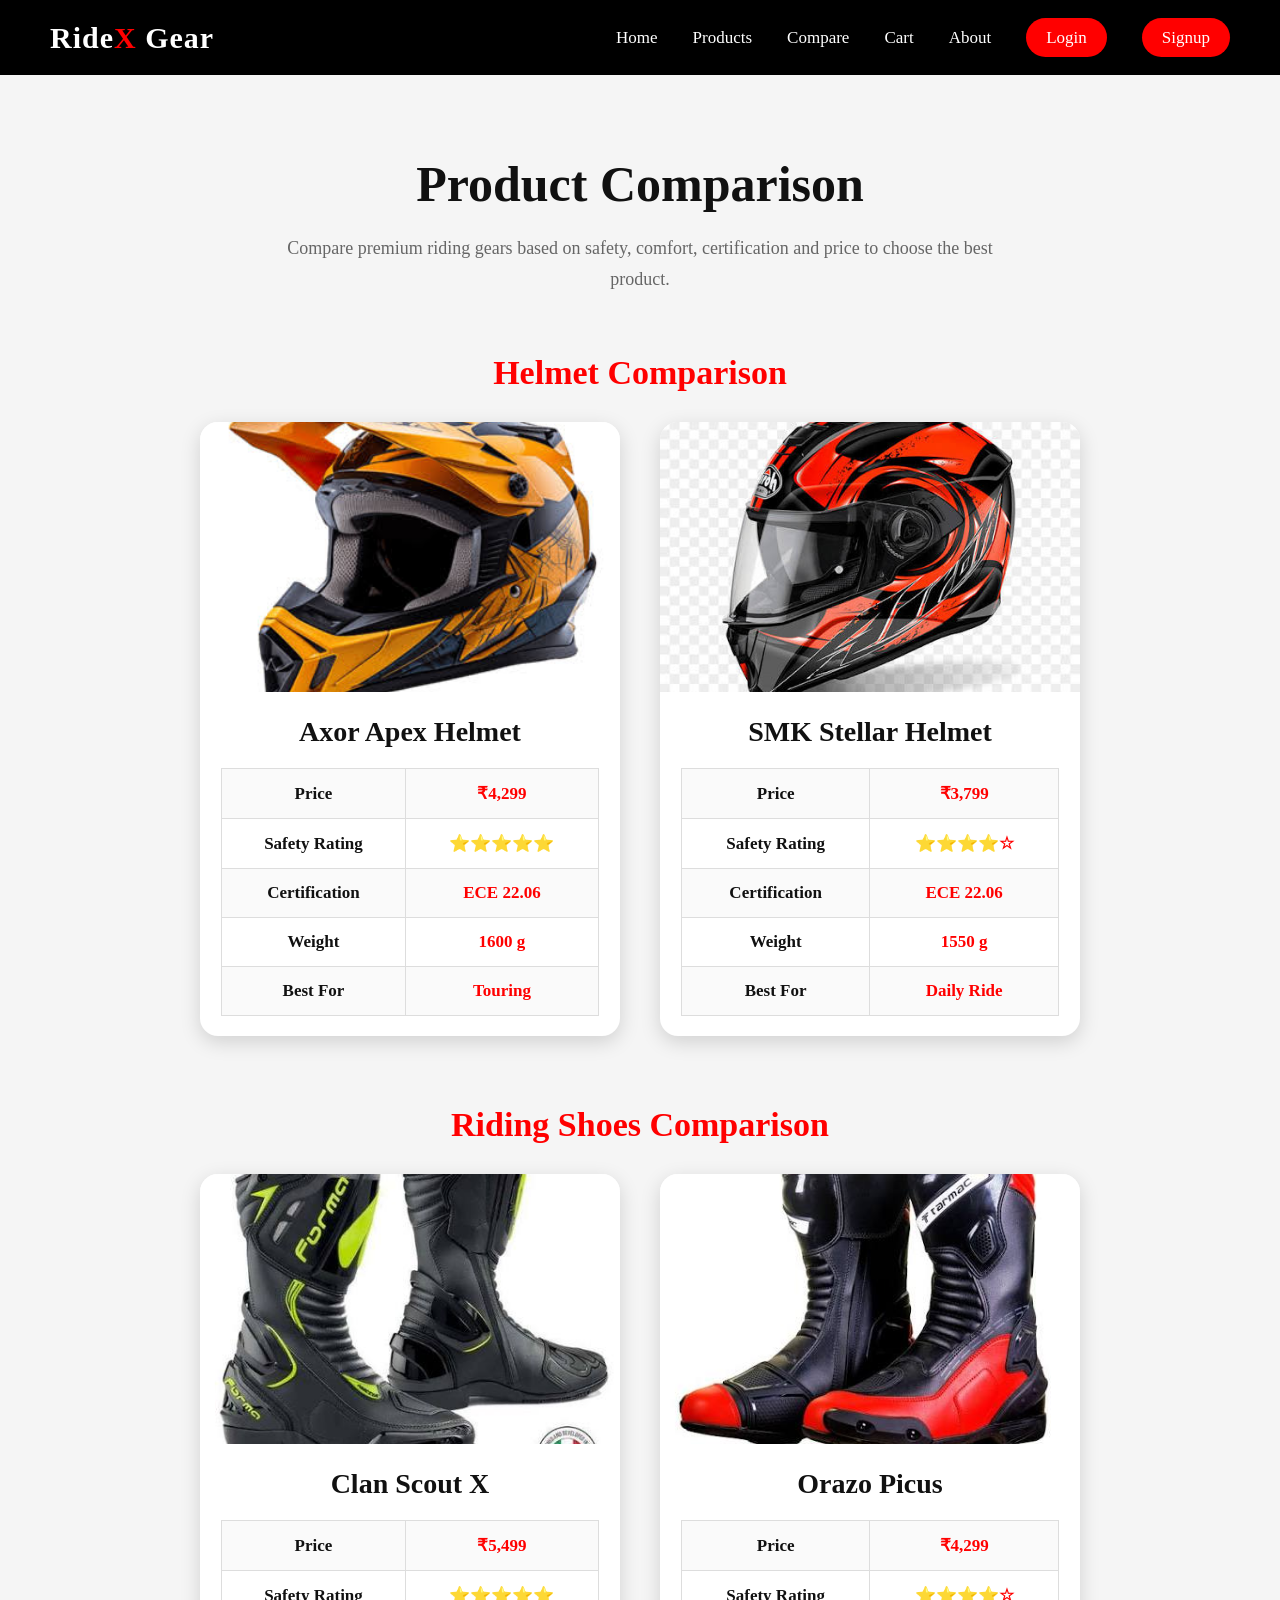
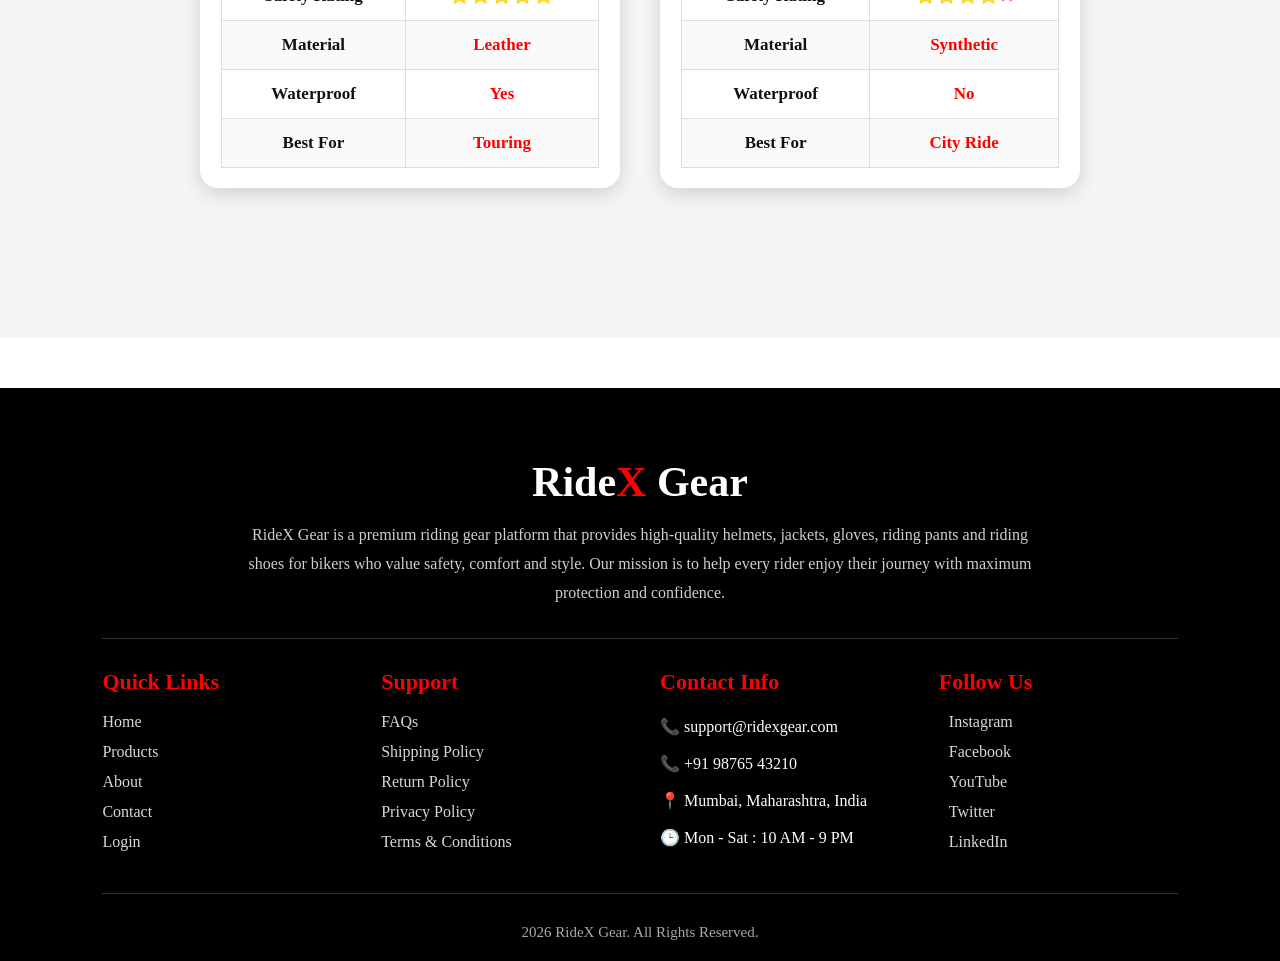
<file: Web pages/products.html>
<!DOCTYPE html>
<html lang="en">
<head>
    <meta charset="UTF-8">
    <meta name="viewport" content="width=device-width, initial-scale=1.0">
    <title>Document</title>
    <style>
        *{
    margin:0;
        }
        nav{
    background:black;
    padding:0 50px;
    height:75px;
    display:flex;
    align-items:center;
    box-shadow:0px 4px 15px rgba(0,0,0,.5);
}

.c1{
    width:100%;
    display:flex;
    justify-content:space-between;
    align-items:center;
}

/* LOGO */

.logo h2{
    color:white;
    font-size:30px;
    letter-spacing:1px;
    cursor:pointer;
}

.logo span{
    color:red;
}

/* NAV LINKS */

#navMenu{
    display:flex;
    list-style:none;
    align-items:center;
}

#navMenu li{
    margin-left:35px;
    position:relative;
}

.dropdown{
    position:relative;
}

#navMenu li a{
    text-decoration:none;
    color:white;
    font-size:17px;
    font-weight:500;
    transition:.3s;
}

#navMenu li a:hover{
    color:red;
}

/* SIGNUP BUTTON */

.signup-btn a{
    background:red;
    padding:10px 20px;
    border-radius:25px;
    color:white !important;
    transition:.3s;
}

.signup-btn a:hover{
    background:white;
    color:red !important;
}

/* DROPDOWN */

.dropdown-content{
    display:none;
    position:absolute;
    top:100%;
    left:0;
    background:#111;
    min-width:220px;
    border-radius:12px;
    overflow:hidden;
    box-shadow:0 8px 20px rgba(0,0,0,.5);
    z-index:999;
}

.dropdown-content a{
    display:block;
    padding:14px 20px;
    color:white !important;
    border-bottom:1px solid #222;
}

.dropdown-content a:hover{
    background:red;
    color:white !important;
}

.dropdown:hover .dropdown-content{
    display:block;
}

/* MOBILE */

.menu-btn{
    display:none;
    background:none;
    border:none;
    color:white;
    font-size:28px;
    cursor:pointer;
}

@media(max-width:850px){

    .menu-btn{
        display:block;
    }

    #navMenu{
        display:none;
        flex-direction:column;
        position:absolute;
        top:75px;
        right:20px;
        width:280px;
        background:black;
        padding:20px;
        border-radius:15px;
        box-shadow:0px 8px 25px rgba(0,0,0,.5);
    }

    #navMenu.show{
        display:flex;
    }

    #navMenu li{
        margin:15px 0;
    }

    .dropdown-content{
    display:none;
    position:relative;
    top:100%;
    left:0;
    margin-top:0;
}

    .dropdown:hover .dropdown-content{
        display:block;
    }
}
/*section*/
.comparison-section{
    padding:80px 8%;
    background:#f5f5f5;
    text-align:center;
}

.comparison-section h1{
    font-size:50px;
    color:#111;
}

.compare-desc{
    width:70%;
    margin:20px auto 60px;
    color:#666;
    font-size:18px;
    line-height:1.7;
}

.category-title{
    color:red;
    font-size:34px;
    margin:50px 0 30px;
}

.compare-container{
    display:flex;
    justify-content:center;
    gap:40px;
    flex-wrap:wrap;
    margin-bottom:70px;
}

.compare-card{
    width:420px;
    background:white;
    border-radius:18px;
    overflow:hidden;
    box-shadow:0px 6px 20px rgba(0,0,0,.15);
    transition:.3s;
}

.compare-card:hover{
    transform:translateY(-8px);
}

.compare-card img{
    width:100%;
    height:270px;
    background:#ddd;
    object-fit:cover;
}

.compare-card h3{
    color:#111;
    margin:20px 0;
    font-size:28px;
}

.compare-card table{
    width:90%;
    margin:20px auto;
    border-collapse:collapse;
}

.compare-card td{
    border:1px solid #ddd;
    padding:14px;
    font-size:17px;
}

.compare-card tr:nth-child(odd){
    background:#fafafa;
}

.compare-card td:first-child{
    font-weight:bold;
    color:#111;
}

.compare-card td:last-child{
    color:red;
    font-weight:600;
}



/*footer*/
.footer{
    background-color:#000;
    color:white;
    padding:50px 8% 20px;
    margin-top:50px;
}

.footer-top{
    text-align:center;
    margin-bottom:30px;
}

.footer-top h2{
            padding-top: 20px;
        color:white;
    font-size:42px;
    margin-bottom:15px;
}

.footer-top span{
    color:red;
}

.footer-top p{
    width:75%;
    margin:auto;
    color:#cfcfcf;
    line-height:1.8;
    font-size:16px;
}

.footer hr{
    border:none;
    border-top:1px solid #333;
    margin:30px 0;
}

.footer-container{
    display:flex;
    justify-content:space-between;
    flex-wrap:wrap;
    gap:40px;
}

.footer-box{
    flex:1;
    min-width:220px;
}

.footer-box h3{
    color:red;
    margin-bottom:18px;
    font-size:22px;
}

.footer-box p{
    color:white;
    margin-bottom:10px;
    line-height:1.7;
}

.footer-box a{
    display:block;
    text-decoration:none;
    color:#d8d8d8;
    margin-bottom:12px;
    transition:0.3s;
}

.footer-box a:hover{
    color:red;
    padding-left:5px;
}

.footer-box i{
    color:red;
    margin-right:10px;
}

.footer-bottom{
    text-align:center;
}

.footer-bottom p{
    color:#a8a8a8;
    font-size:15px;
}

/* Mobile */

@media(max-width:850px){

    .footer-top p{
        width:100%;
    }

    .footer-container{
        flex-direction:column;
        text-align:center;
    }
}
    </style>
</head>
<body>
    <header>
        <nav>
            <div class="c1">

    <div class="logo">
        <h2>Ride<span>X</span> Gear </h2>
    </div>

    <button class="menu-btn" onclick="toggleMenu()">
        <i id="menuIcon" class="fa-solid fa-bars"></i>
    </button>

    <ul id="navMenu">

        <li><a href="index.html">Home</a></li>

        <li class="dropdown">

            <a href="#" onclick="return false;">
                Products
                <i class="fa-solid fa-caret-down"></i>
            </a>

            <div class="dropdown-content">

                <a href="helmet.html">Helmets</a>
                <a href="jacket.html">Riding Jackets</a>
                <a href="pants.html">Riding Pants</a>
                <a href="gloves.html">Hand Gloves</a>
                <a href="shoes.html">Riding Shoes</a>

            </div>

        </li>
        <li><a href="products.html">Compare</a></li>

        <li><a href="cart.html">Cart</a></li>

        <li><a href="about.html">About</a></li>

        

        <li class="signup-btn"><a href="login.html">Login</a></li>

        <li class="signup-btn">
            <a href="signup.html">Signup</a>
        </li>

    </ul>

</div>
        </nav>
        </header>
    <section><section class="comparison-section">

    <h1>Product Comparison</h1>

    <p class="compare-desc">
        Compare premium riding gears based on safety, comfort,
        certification and price to choose the best product.
    </p>

    <!-- ================= HELMET COMPARISON ================= -->

    <h2 class="category-title">Helmet Comparison</h2>

    <div class="compare-container">

        <div class="compare-card">

            <img src="../images/helmet6.jpeg" alt="">

            <h3>Axor Apex Helmet</h3>

            <table>

                <tr>
                    <td>Price</td>
                    <td>₹4,299</td>
                </tr>

                <tr>
                    <td>Safety Rating</td>
                    <td>⭐⭐⭐⭐⭐</td>
                </tr>

                <tr>
                    <td>Certification</td>
                    <td>ECE 22.06</td>
                </tr>

                <tr>
                    <td>Weight</td>
                    <td>1600 g</td>
                </tr>

                <tr>
                    <td>Best For</td>
                    <td>Touring</td>
                </tr>

            </table>

        </div>



        <div class="compare-card">

            <img src="../images/helmet7.jpeg" alt="">

            <h3>SMK Stellar Helmet</h3>

            <table>

                <tr>
                    <td>Price</td>
                    <td>₹3,799</td>
                </tr>

                <tr>
                    <td>Safety Rating</td>
                    <td>⭐⭐⭐⭐☆</td>
                </tr>

                <tr>
                    <td>Certification</td>
                    <td>ECE 22.06</td>
                </tr>

                <tr>
                    <td>Weight</td>
                    <td>1550 g</td>
                </tr>

                <tr>
                    <td>Best For</td>
                    <td>Daily Ride</td>
                </tr>

            </table>

        </div>

    </div>



    <!-- ================= SHOE COMPARISON ================= -->

    <h2 class="category-title">Riding Shoes Comparison</h2>

    <div class="compare-container">

        <div class="compare-card">

            <img src="../images/shoes1.jpeg" alt="">

            <h3>Clan Scout X</h3>

            <table>

                <tr>
                    <td>Price</td>
                    <td>₹5,499</td>
                </tr>

                <tr>
                    <td>Safety Rating</td>
                    <td>⭐⭐⭐⭐⭐</td>
                </tr>

                <tr>
                    <td>Material</td>
                    <td>Leather</td>
                </tr>

                <tr>
                    <td>Waterproof</td>
                    <td>Yes</td>
                </tr>

                <tr>
                    <td>Best For</td>
                    <td>Touring</td>
                </tr>

            </table>

        </div>



        <div class="compare-card">

            <img src="../images/shoes6.jpeg" alt="">

            <h3>Orazo Picus</h3>

            <table>

                <tr>
                    <td>Price</td>
                    <td>₹4,299</td>
                </tr>

                <tr>
                    <td>Safety Rating</td>
                    <td>⭐⭐⭐⭐☆</td>
                </tr>

                <tr>
                    <td>Material</td>
                    <td>Synthetic</td>
                </tr>

                <tr>
                    <td>Waterproof</td>
                    <td>No</td>
                </tr>

                <tr>
                    <td>Best For</td>
                    <td>City Ride</td>
                </tr>

            </table>

        </div>

    </div>

</section>

    </section>
     <div class="div1"><footer class="footer">

    <!-- Project Name & Description -->
    <div class="footer-top">

        <h2>Ride<span>X</span> Gear </h2>

        <p>
            RideX Gear is a premium riding gear platform that provides
            high-quality helmets, jackets, gloves, riding pants and
            riding shoes for bikers who value safety, comfort and style.
            Our mission is to help every rider enjoy their journey with
            maximum protection and confidence.
        </p>

    </div>

    <hr>

    <!-- Footer Content -->
    <div class="footer-container">

        <div class="footer-box">
            <h3>Quick Links</h3>

            <a href="index.html">Home</a>
            <a href="products.html">Products</a>
            <a href="about.html">About</a>
            <a href="contact.html">Contact</a>
            <a href="login.html">Login</a>
        </div>

        <div class="footer-box">
            <h3>Support</h3>

            <a href="#">FAQs</a>
            <a href="#">Shipping Policy</a>
            <a href="#">Return Policy</a>
            <a href="#">Privacy Policy</a>
            <a href="#">Terms & Conditions</a>
        </div>

        <div class="footer-box">
            <h3>Contact Info</h3>

            <p>📞 support@ridexgear.com</p>
            <p>📞 +91 98765 43210</p>
            <p>📍 Mumbai, Maharashtra, India</p>
            <p>🕒 Mon - Sat : 10 AM - 9 PM</p>
        </div>

        <div class="footer-box">
            <h3>Follow Us</h3>

            <a href="#">
                <i class="fa-brands fa-instagram"></i>
                Instagram
            </a>

            <a href="#">
                <i class="fa-brands fa-facebook"></i>
                Facebook
            </a>

            <a href="#">
                <i class="fa-brands fa-youtube"></i>
                YouTube
            </a>

            <a href="#">
                <i class="fa-brands fa-x-twitter"></i>
                Twitter
            </a>

            <a href="#">
                <i class="fa-brands fa-linkedin"></i>
                LinkedIn
            </a>
        </div>

    </div>

    <hr>

    <!-- Copyright -->
    <div class="footer-bottom">

        <p>
            2026 RideX Gear. All Rights Reserved.
        </p>

    </div>

</footer>
</body>
</html>
</file>
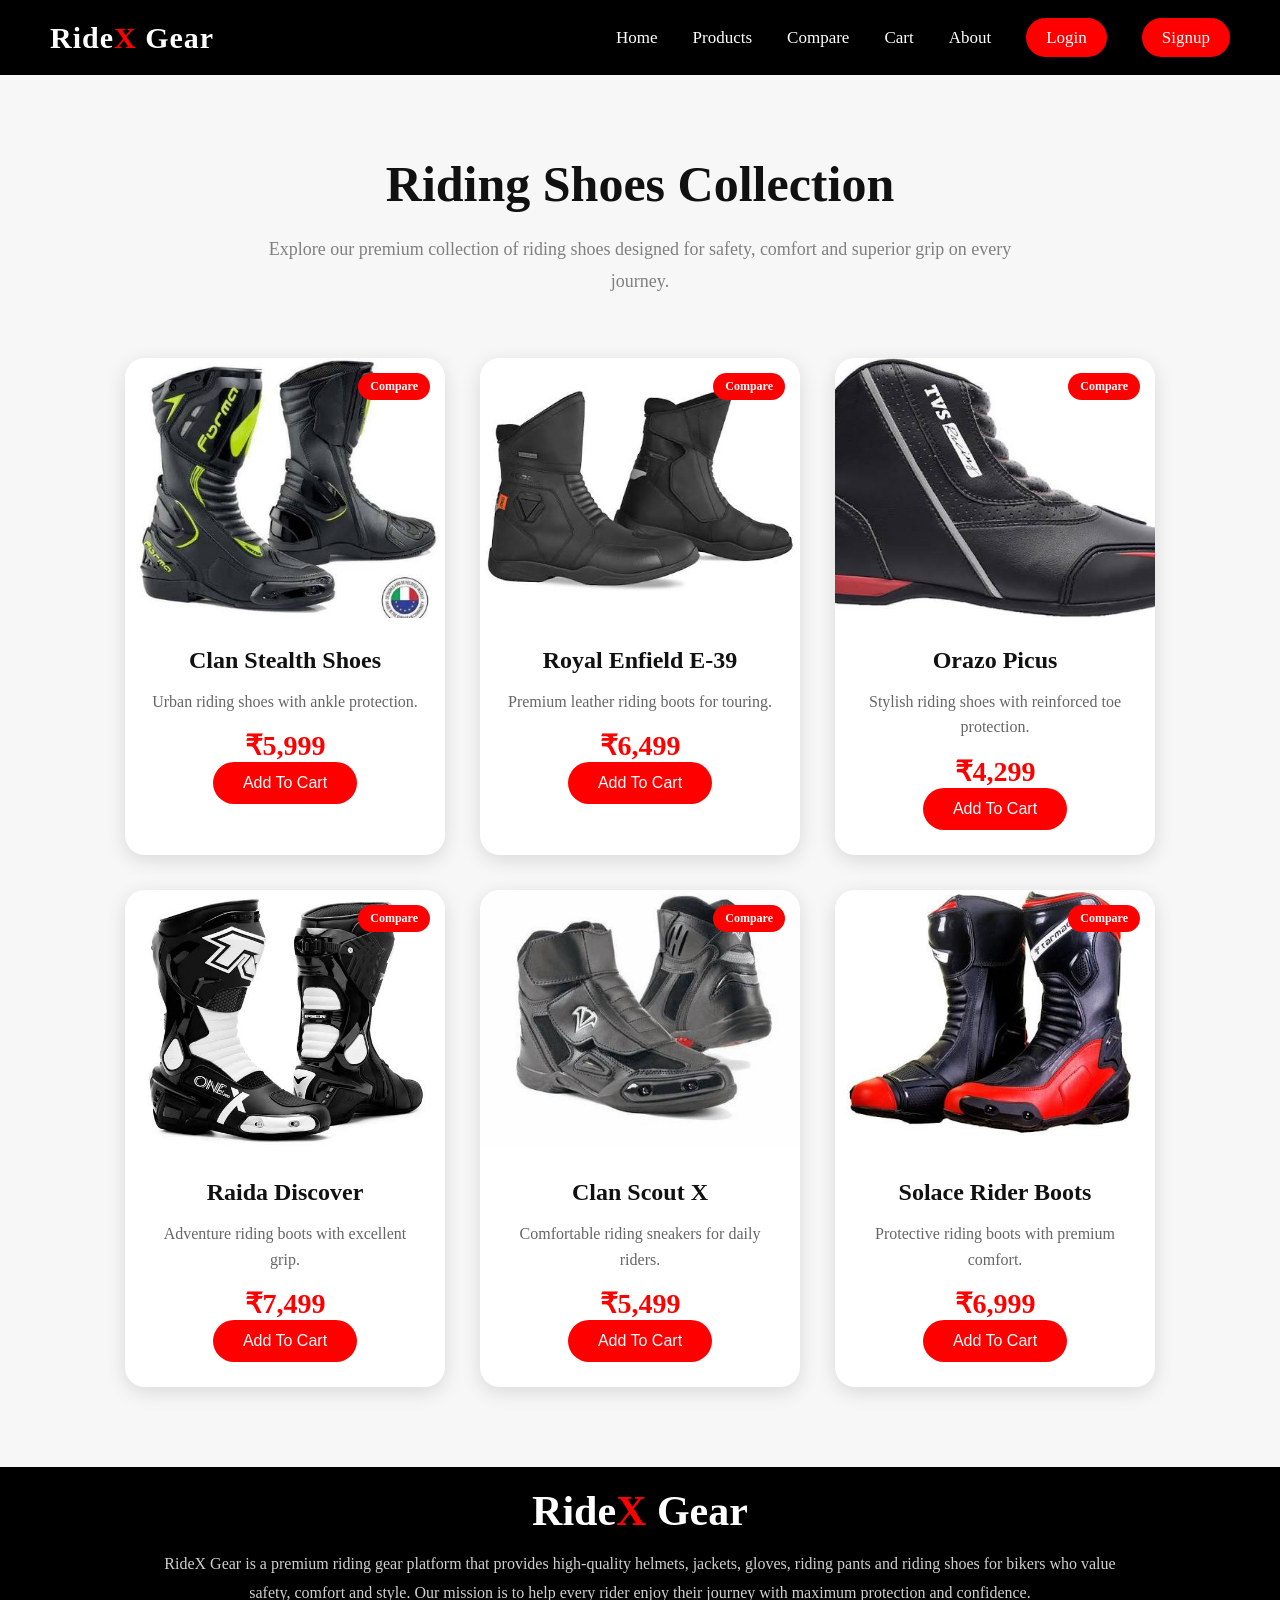
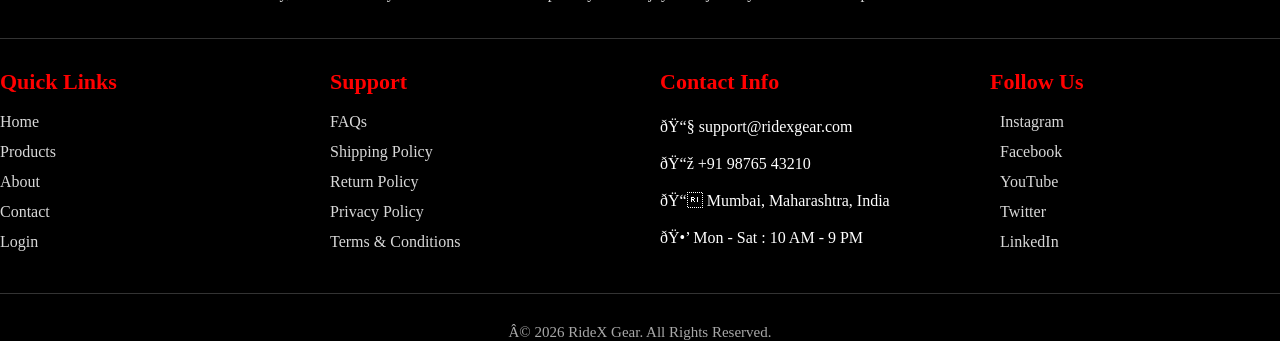
<file: Web pages/shoes.html>
﻿<!doctype html>
<html lang="en">
  <head>
    <meta charset="UTF-8" />
    <meta name="viewport" content="width=device-width, initial-scale=1.0" />
    <title>Document</title>
    <style>
      * {
        margin: 0;
      }
      nav {
        background: black;
        padding: 0 50px;
        height: 75px;
        display: flex;
        align-items: center;
        box-shadow: 0px 4px 15px rgba(0, 0, 0, 0.5);
      }

      .c1 {
        width: 100%;
        display: flex;
        justify-content: space-between;
        align-items: center;
      }

      /* LOGO */

      .logo h2 {
        color: white;
        font-size: 30px;
        letter-spacing: 1px;
        cursor: pointer;
      }

      .logo span {
        color: red;
      }

      /* NAV LINKS */

      #navMenu {
        display: flex;
        list-style: none;
        align-items: center;
      }

      #navMenu li {
        margin-left: 35px;
        position: relative;
      }

      .dropdown {
        position: relative;
      }

      #navMenu li a {
        text-decoration: none;
        color: white;
        font-size: 17px;
        font-weight: 500;
        transition: 0.3s;
      }

      #navMenu li a:hover {
        color: red;
      }

      /* SIGNUP BUTTON */

      .signup-btn a {
        background: red;
        padding: 10px 20px;
        border-radius: 25px;
        color: white !important;
        transition: 0.3s;
      }

      .signup-btn a:hover {
        background: white;
        color: red !important;
      }

      /* DROPDOWN */

      .dropdown-content {
        display: none;
        position: absolute;
        top: 100%;
        left: 0;
        background: #111;
        min-width: 220px;
        border-radius: 12px;
        overflow: hidden;
        box-shadow: 0 8px 20px rgba(0, 0, 0, 0.5);
        z-index: 999;
      }

      .dropdown-content a {
        display: block;
        padding: 14px 20px;
        color: white !important;
        border-bottom: 1px solid #222;
      }

      .dropdown-content a:hover {
        background: red;
        color: white !important;
      }

      .dropdown:hover .dropdown-content {
        display: block;
      }

      /* MOBILE */

      .menu-btn {
        display: none;
        background: none;
        border: none;
        color: white;
        font-size: 28px;
        cursor: pointer;
      }

      @media (max-width: 850px) {
        .menu-btn {
          display: block;
        }

        #navMenu {
          display: none;
          flex-direction: column;
          position: absolute;
          top: 75px;
          right: 20px;
          width: 280px;
          background: black;
          padding: 20px;
          border-radius: 15px;
          box-shadow: 0px 8px 25px rgba(0, 0, 0, 0.5);
        }

        #navMenu.show {
          display: flex;
        }

        #navMenu li {
          margin: 15px 0;
        }

        .dropdown-content {
          display: none;
          position: relative;
          top: 100%;
          left: 0;
          margin-top: 0;
        }

        .dropdown:hover .dropdown-content {
          display: block;
        }
      }
      .shoe-section {
        padding: 80px 8%;
        background: #f7f7f7;
        text-align: center;
      }

      .shoe-section h1 {
        font-size: 50px;
        margin-bottom: 20px;
        color: #111;
      }

      .shoe-desc {
        width: 70%;
        margin: auto;
        color: gray;
        font-size: 18px;
        line-height: 1.8;
        margin-bottom: 60px;
      }

      .shoe-container {
        display: flex;
        flex-wrap: wrap;
        justify-content: center;
        gap: 35px;
      }

      .shoe-card {
        width: 320px;
        background: white;
        border-radius: 20px;
        overflow: hidden;
        padding-bottom: 25px;
        box-shadow: 0px 5px 20px rgba(0, 0, 0, 0.12);
        transition: 0.3s;
        position: relative;
      }
      .compare-btn {
        position: absolute;
        top: 15px;
        right: 15px;

        background: red;
        color: white;
        text-decoration: none;

        padding: 6px 12px;
        border-radius: 20px;

        font-size: 12px;
        font-weight: bold;
      }

      .compare-btn:hover {
        background: black;
      }

      .shoe-card:hover {
        transform: translateY(-10px);
      }

      .shoe-card img {
        width: 100%;
        height: 260px;
        background: #e5e5e5;
        object-fit: cover;
      }

      .shoe-card h3 {
        margin-top: 25px;
        font-size: 24px;
        color: #111;
      }

      .shoe-card p {
        padding: 15px 25px;
        color: #666;
        line-height: 1.6;
      }

      .shoe-card h2 {
        color: red;
        font-size: 28px;
      }
      .cart-btn {
        border: none;
        background: red;
        color: white;
        padding: 12px 30px;
        border-radius: 30px;
        font-size: 16px;
        cursor: pointer;
        transition: 0.3s;
      }

      .cart-btn:hover {
        background: black;
        color: white;
      }
      ---------------------------- .footer {
        background-color: #000;
        color: white;
        padding: 50px 8% 20px;
        margin-top: 50px;
      }

      .footer-top {
        text-align: center;
        margin-bottom: 30px;
      }

      .footer-top h2 {
        padding-top: 20px;
        color: white;
        font-size: 42px;
        margin-bottom: 15px;
      }

      .footer-top span {
        color: red;
      }

      .footer-top p {
        width: 75%;
        margin: auto;
        color: #cfcfcf;
        line-height: 1.8;
        font-size: 16px;
      }

      .footer hr {
        border: none;
        border-top: 1px solid #333;
        margin: 30px 0;
      }

      .footer-container {
        display: flex;
        justify-content: space-between;
        flex-wrap: wrap;
        gap: 40px;
      }

      .footer-box {
        flex: 1;
        min-width: 220px;
      }

      .footer-box h3 {
        color: red;
        margin-bottom: 18px;
        font-size: 22px;
      }

      .footer-box p {
        color: white;
        margin-bottom: 10px;
        line-height: 1.7;
      }

      .footer-box a {
        display: block;
        text-decoration: none;
        color: #d8d8d8;
        margin-bottom: 12px;
        transition: 0.3s;
      }

      .footer-box a:hover {
        color: red;
        padding-left: 5px;
      }

      .footer-box i {
        color: red;
        margin-right: 10px;
      }

      .footer-bottom {
        text-align: center;
      }

      .footer-bottom p {
        color: #a8a8a8;
        font-size: 15px;
      }

      /* Mobile */

      @media (max-width: 850px) {
        .footer-top p {
          width: 100%;
        }

        .footer-container {
          flex-direction: column;
          text-align: center;
        }
      }
      .div1 {
        background-color: #000;
      }
    </style>
  </head>
  <body>
    <header>
      <nav>
        <div class="c1">
          <div class="logo">
            <h2>Ride<span>X</span> Gear</h2>
          </div>

          <button class="menu-btn" onclick="toggleMenu()">
            <i id="menuIcon" class="fa-solid fa-bars"></i>
          </button>

          <ul id="navMenu">
            <li><a href="index.html">Home</a></li>

            <li class="dropdown">
              <a href="#" onclick="return false;">
                Products
                <i class="fa-solid fa-caret-down"></i>
              </a>

              <div class="dropdown-content">
                <a href="helmet.html">Helmets</a>
                <a href="jacket.html">Riding Jackets</a>
                <a href="pants.html">Riding Pants</a>
                <a href="gloves.html">Hand Gloves</a>
                <a href="shoes.html">Riding Shoes</a>
              </div>
            </li>
            <li><a href="products.html">Compare</a></li>

            <li><a href="cart.html">Cart</a></li>

            <li><a href="about.html">About</a></li>

            <li class="signup-btn"><a href="login.html">Login</a></li>

            <li class="signup-btn">
              <a href="signup.html">Signup</a>
            </li>
          </ul>
        </div>
      </nav>
    </header>
    <section>
      <section class="shoe-section">
        <h1>Riding Shoes Collection</h1>

        <p class="shoe-desc">
          Explore our premium collection of riding shoes designed for safety,
          comfort and superior grip on every journey.
        </p>

        <div class="shoe-container">
          <div class="shoe-card">
            <img src="../images/shoes1.jpeg" alt="" />
            <a href="products.html" class="compare-btn">Compare</a>
            <h3>Clan Stealth Shoes</h3>
            <p>Urban riding shoes with ankle protection.</p>
            <h2>₹5,999</h2>
            <a href="cart.html"><button class="cart-btn">Add To Cart</button></a>
          </div>

          <div class="shoe-card">
            <img src="../images/shoes2.jpeg" alt="" />
            <a href="products.html" class="compare-btn">Compare</a>
            <h3>Royal Enfield E-39</h3>
            <p>Premium leather riding boots for touring.</p>
            <h2>₹6,499</h2>
            <a href="cart.html"><button class="cart-btn">Add To Cart</button></a>
          </div>

          <div class="shoe-card">
            <img src="../images/shoes3.jpeg" alt="" />
            <a href="products.html" class="compare-btn">Compare</a>
            <h3>Orazo Picus</h3>
            <p>Stylish riding shoes with reinforced toe protection.</p>
            <h2>₹4,299</h2>
            <a href="cart.html"><button class="cart-btn">Add To Cart</button></a>
          </div>

          <div class="shoe-card">
            <img src="../images/shoes4.jpeg" alt="" />
            <a href="products.html" class="compare-btn">Compare</a>
            <h3>Raida Discover</h3>
            <p>Adventure riding boots with excellent grip.</p>
            <h2>₹7,499</h2>
            <a href="cart.html"><button class="cart-btn">Add To Cart</button></a>
          </div>

          <div class="shoe-card">
            <img src="../images/shoes5.jpeg" alt="" />
            <a href="products.html" class="compare-btn">Compare</a>
            <h3>Clan Scout X</h3>
            <p>Comfortable riding sneakers for daily riders.</p>
            <h2>₹5,499</h2>
            <a href="cart.html"><button class="cart-btn">Add To Cart</button></a>
          </div>

          <div class="shoe-card">
            <img src="../images/shoes6.jpeg" alt="" />
            <a href="products.html" class="compare-btn">Compare</a>
            <h3>Solace Rider Boots</h3>
            <p>Protective riding boots with premium comfort.</p>
            <h2>₹6,999</h2>
            <a href="cart.html"><button class="cart-btn">Add To Cart</button></a>
          </div>
        </div>
      </section>
    </section>

    <div class="div1">
      <footer class="footer">
        <!-- Project Name & Description -->
        <div class="footer-top">
          <h2>Ride<span>X</span> Gear</h2>

          <p>
            RideX Gear is a premium riding gear platform that provides
            high-quality helmets, jackets, gloves, riding pants and riding shoes
            for bikers who value safety, comfort and style. Our mission is to
            help every rider enjoy their journey with maximum protection and
            confidence.
          </p>
        </div>

        <hr />

        <!-- Footer Content -->
        <div class="footer-container">
          <div class="footer-box">
            <h3>Quick Links</h3>

            <a href="index.html">Home</a>
            <a href="products.html">Products</a>
            <a href="about.html">About</a>
            <a href="contact.html">Contact</a>
            <a href="login.html">Login</a>
          </div>

          <div class="footer-box">
            <h3>Support</h3>

            <a href="#">FAQs</a>
            <a href="#">Shipping Policy</a>
            <a href="#">Return Policy</a>
            <a href="#">Privacy Policy</a>
            <a href="#">Terms & Conditions</a>
          </div>

          <div class="footer-box">
            <h3>Contact Info</h3>

            <p>ðŸ“§ support@ridexgear.com</p>
            <p>ðŸ“ž +91 98765 43210</p>
            <p>ðŸ“ Mumbai, Maharashtra, India</p>
            <p>ðŸ•’ Mon - Sat : 10 AM - 9 PM</p>
          </div>

          <div class="footer-box">
            <h3>Follow Us</h3>

            <a href="#">
              <i class="fa-brands fa-instagram"></i>
              Instagram
            </a>

            <a href="#">
              <i class="fa-brands fa-facebook"></i>
              Facebook
            </a>

            <a href="#">
              <i class="fa-brands fa-youtube"></i>
              YouTube
            </a>

            <a href="#">
              <i class="fa-brands fa-x-twitter"></i>
              Twitter
            </a>

            <a href="#">
              <i class="fa-brands fa-linkedin"></i>
              LinkedIn
            </a>
          </div>
        </div>

        <hr />

        <!-- Copyright -->
        <div class="footer-bottom">
          <p>Â© 2026 RideX Gear. All Rights Reserved.</p>
        </div>
      </footer>
    </div>

    <script>
      function toggleMenu() {
        let menu = document.getElementById("navMenu");
        let icon = document.getElementById("menuIcon");

        menu.classList.toggle("show");

        if (menu.classList.contains("show")) {
          icon.classList.remove("fa-bars");
          icon.classList.add("fa-xmark");
        } else {
          icon.classList.remove("fa-xmark");
          icon.classList.add("fa-bars");
        }
      }
    </script>
  </body>
</html>
</file>
